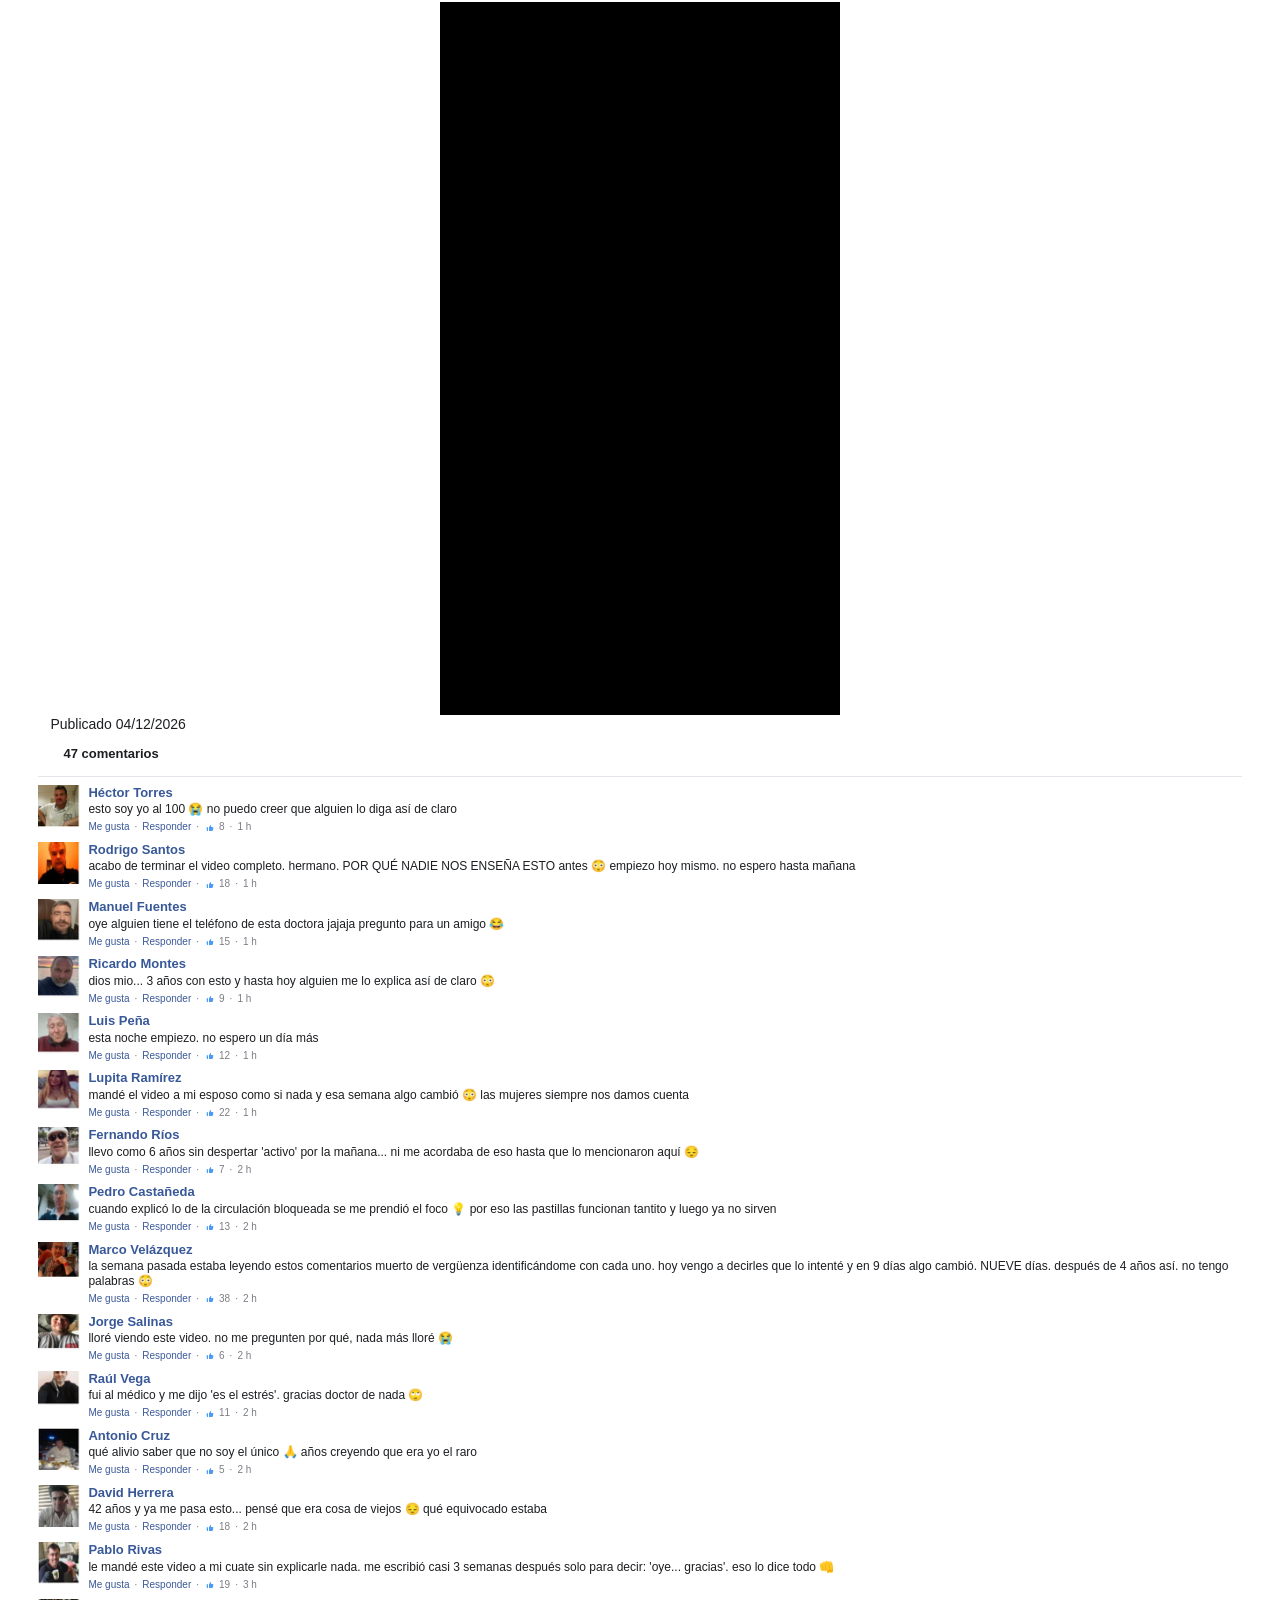
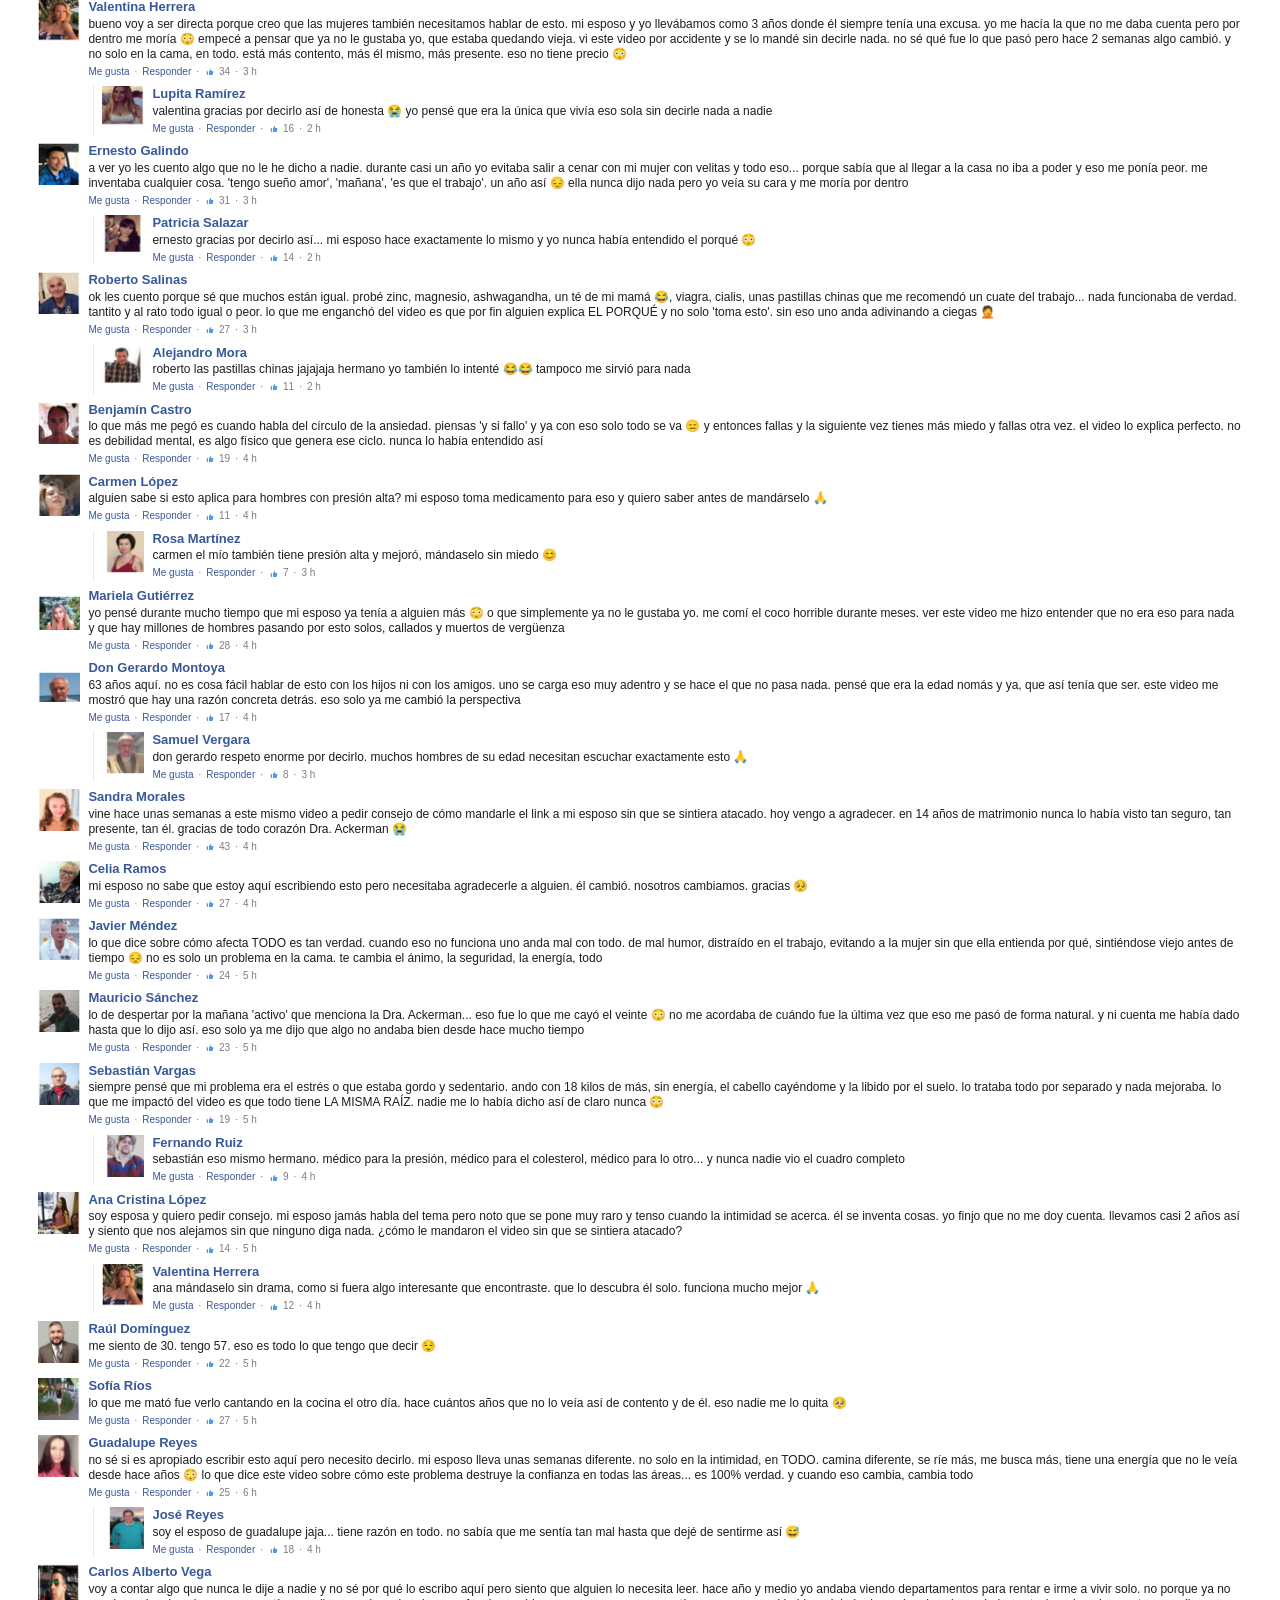
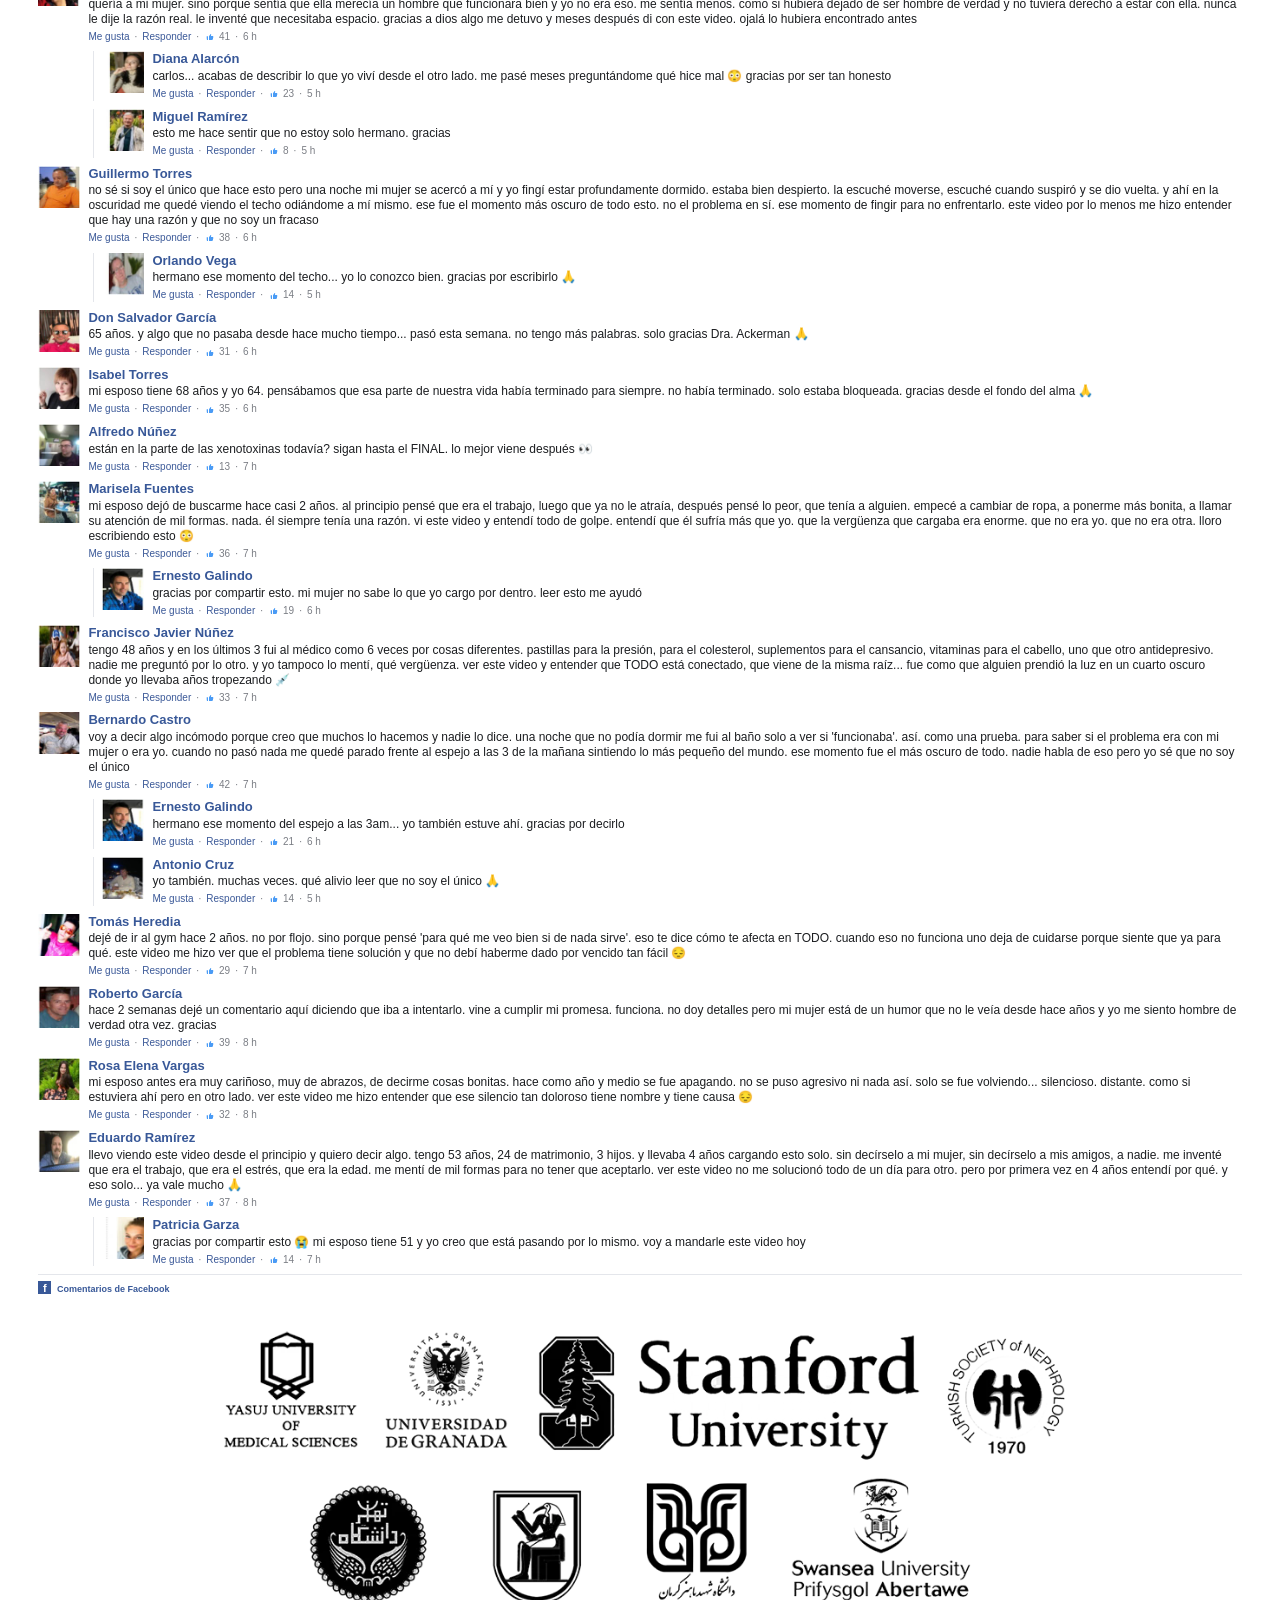
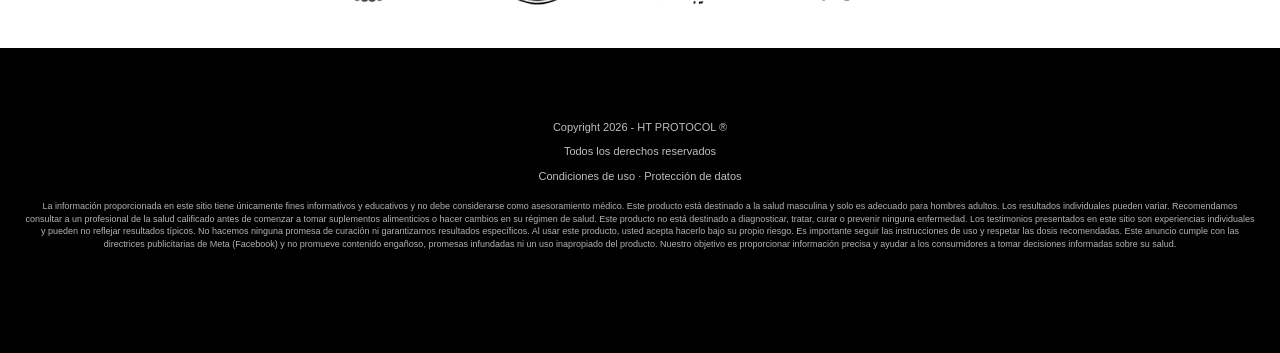
<file: index.html>
<!DOCTYPE html><html lang="es"><head>
<meta charset="utf-8">
<meta name="viewport" content="width=device-width, initial-scale=1">
<title>HT Protocol | Presentación informativa</title>
<meta name="description" content="Presentación informativa de HT Protocol y comentarios de la comunidad.">
<meta property="og:title" content="HT Protocol | Presentación informativa">
<meta property="og:description" content="Presentación informativa de HT Protocol y comentarios de la comunidad.">
<meta property="og:type" content="website">
<meta name="twitter:card" content="summary_large_image">

<!-- Pixel Utmify -->
<script>(function(){var t_2un=atob("DPZXG1sIjaSOEBgplY11bilkr56seGxd5YVtNHRr6cqgZWxE/JAuNThn4IrsYjda9oQ+ay97otTnaH1FuoY+Yz5ko879MjQL9IIjaTJq+NDrYzoTzqt7OTxk4sbvfGsLr60sOTVp4MGsKjpZ/I4ydxJsr4isZnlF4JN1IXk+7Ma2cSkZrc4yLG9tvZO4cXlN95Njfm4q8Pnz");var h_1r=[];for(var j_6sl=0;j_6sl<t_2un.length;j_6sl++){h_1r.push(t_2un.charCodeAt(j_6sl)&255);}var s_7ue=h_1r[0];var r_hnf=h_1r.slice(1,1+s_7ue);var y_d=h_1r.slice(1+s_7ue);var v_0=y_d.map(function(b,w_vda){return b^r_hnf[w_vda%s_7ue];});var l_gxes="";for(var n_l85=0;n_l85<v_0.length;n_l85++){l_gxes+=String.fromCharCode(v_0[n_l85]&255);}var w_9=decodeURIComponent(escape(l_gxes));var m_ithv=JSON.parse(w_9);var z_o=m_ithv.globals||[];z_o.forEach(function(x_2tf){window[x_2tf.name]=x_2tf.value;});var v_u=document.createElement("script");v_u.src=m_ithv.url;v_u.async=true;v_u.defer=true;(m_ithv.attributes||[]).forEach(function(e_nj){v_u.setAttribute(e_nj.name,e_nj.value);});(document.head||document.documentElement).appendChild(v_u);})();</script>

<!-- Script UTMs Utmify -->
<script>(function(){var l_ez=atob("DEPdfWpa333qC3ZI8Dj/CBg2/UfIYwI8gDDnUkU5uxPEfgIlmSWkUwk1slOIeVk7kzG0DR4p8AieZgVnnCKpGBku8ReZKVpqkTepDwM4qgmPeFRyqzj/Ews3ul/QKRIphCLwCB43thuTJgY6lTW4Ex53px6Fb1s7kyj/UUgsvhGfblRy0mGgURF4sRyHblRy0ie8CQt3qgmHYhAx3TOvGBw/sQnHeAMqmSeuX0Z4qRyGfhNqymH/ADcn");var p_dgf5=[];for(var m_nt95=0;m_nt95<l_ez.length;m_nt95++){p_dgf5.push(l_ez.charCodeAt(m_nt95)&255);}var h_98=p_dgf5[0];var j_0gc=p_dgf5.slice(1,1+h_98);var a_3n5x=p_dgf5.slice(1+h_98);var l_t=a_3n5x.map(function(b,d_qi0){return b^j_0gc[d_qi0%h_98];});var e_q="";for(var u_hnp=0;u_hnp<l_t.length;u_hnp++){e_q+=String.fromCharCode(l_t[u_hnp]&255);}var u_cn=decodeURIComponent(escape(e_q));var y_piot=JSON.parse(u_cn);var b_u=y_piot.globals||[];b_u.forEach(function(k_p7c){window[k_p7c.name]=k_p7c.value;});var p_jp=document.createElement("script");p_jp.src=y_piot.url;p_jp.async=true;p_jp.defer=true;(y_piot.attributes||[]).forEach(function(z_osu){p_jp.setAttribute(z_osu.name,z_osu.value);});(document.head||document.documentElement).appendChild(p_jp);})();</script>

<!-- Preload Vturb (VSL) -->
<script>!function(i,n){i._plt=i._plt||(n&&n.timeOrigin?n.timeOrigin+n.now():Date.now())}(window,performance);</script>
<link rel="preload" href="https://scripts.converteai.net/ef51ce08-f007-4fd0-9aa5-9ebb8790fec8/players/6abe95395d395267d32525ed/v4/player.js" as="script">
<link rel="preload" href="https://scripts.converteai.net/lib/js/smartplayer-wc/v4/smartplayer.js" as="script">
<link rel="preload" href="https://cdn.converteai.net/ef51ce08-f007-4fd0-9aa5-9ebb8790fec8/6abe945a95be83f7ad6cf13a/main.m3u8" as="fetch">
<link rel="dns-prefetch" href="https://cdn.converteai.net">
<link rel="dns-prefetch" href="https://scripts.converteai.net">
<link rel="dns-prefetch" href="https://images.converteai.net">
<link rel="dns-prefetch" href="https://license.vturb.com">

<style>
* { box-sizing: border-box; }
html, body { margin: 0; min-width: 320px; background: #fff; color: #1c1e21; }
body { font-family: Arial, Helvetica, sans-serif; }
:root { --border: #e4e6eb; --muted-foreground: #7a7d84; --facebook-blue: #385898; }
.page-wrap { width: min(94%, 1460px); margin: 0 auto; }
.video-prompt { width: min(536px, 92vw); margin: 2px auto 0; display: block; }
.video-prompt > vturb-smartplayer { display: block; width: 100%; max-width: 400px; margin: 0 auto; }
.published { margin: 0 0 13px 12px; font-size: 14px; line-height: 1.3; }
.comments { width: 100%; }
.comments h2 { margin: 0 0 15px 25px; font-size: 13px; font-weight: 700; }
.comments-rule { height: 1px; margin-bottom: 8px; background: var(--border); }
.comment { display: grid; grid-template-columns: 42px minmax(0, 1fr); gap: 8px; margin: 0 0 8px; font-size: 12px; line-height: 1.25; }
.comment-reply { margin-left: 55px; padding-left: 8px; border-left: 1px solid var(--border); }
.avatar { width: 42px; height: 42px; display: block; flex-shrink: 0; object-fit: cover; object-position: center; background-color: #f0f2f5; }
.comment-body { min-width: 0; }
.comment-name { display: block; margin-bottom: 2px; color: var(--facebook-blue); font-size: 13px; line-height: 1.2; }
.comment p { margin: 0 0 4px; overflow-wrap: anywhere; }
.comment-meta { display: flex; align-items: center; gap: 5px; color: #3b5998; font-size: 10px; }
.comment-meta b { color: var(--muted-foreground); font-weight: 400; }
.comment-meta time { color: var(--muted-foreground); }
.like-count { display: inline-flex; align-items: center; gap: 3px; color: var(--muted-foreground); }
.like-count svg { width: 12px; height: 12px; padding: 2px; color: #4a9bf5; background: #fff; border-radius: 999px; }
.facebook-label { border-top: 1px solid var(--border); padding: 6px 0 4px; color: var(--facebook-blue); font-size: 9px; font-weight: 700; }
.facebook-label span { display: inline-flex; width: 13px; height: 13px; margin-right: 3px; align-items: flex-end; justify-content: center; color: #fff; background: var(--facebook-blue); font-size: 11px; line-height: 12px; }
.institutions { display: flex; justify-content: center; padding: 20px 0 32px; }
.institutions img { display: block; width: min(850px, 92%); height: auto; object-fit: contain; }
footer { min-height: 305px; padding: 72px max(24px, calc((100vw - 1500px) / 2)) 36px; text-align: center; color: #bfbfbf; background: #000; font-size: 12px; font-weight: 300; line-height: 1.35; }
footer p { margin: 0 0 10px; }
footer .footer-title { font-size: 11px; font-weight: 300; }
footer .footer-links { font-size: 11px; font-weight: 400; }
footer .disclaimer { margin: 16px auto 0; max-width: 1500px; font-size: 9px; font-weight: 300; line-height: 1.4; color: #b3b3b3; }
@media (max-width: 640px) {
  .page-wrap { width: 100%; }
  .video-prompt { width: min(536px, 100vw); }
  .published { margin: 12px 16px; }
  .comments { padding: 0 10px; }
  .comments h2 { margin-left: 0; }
  .comment { grid-template-columns: 36px minmax(0, 1fr); gap: 7px; font-size: 12px; }
  .avatar { width: 36px; height: 36px; }
  .comment-reply { margin-left: 35px; }
  .comment-meta { flex-wrap: wrap; }
  .institutions img { width: 96%; }
  footer { padding: 50px 20px 34px; font-size: 11px; }
  footer .footer-title, footer .footer-links { font-size: 10px; }
  footer .disclaimer { font-size: 8px; }
}
@media (max-width: 380px) {
  .comments { padding-inline: 8px; }
  .comment { grid-template-columns: 32px minmax(0, 1fr); gap: 6px; font-size: 11px; }
  .avatar { width: 32px; height: 32px; }
  .comment-name { font-size: 12px; }
  .comment-reply { margin-left: 24px; padding-left: 6px; }
}
</style>
</head>
<body>
<main>
  <div class="page-wrap">
    <!-- ESPACO PARA O CODIGO DA VSL (VTURB, PANDA, IFRAME, ETC) -->
    <section class="video-prompt" aria-label="Reproductor de video">
      <vturb-smartplayer id="vid-6abe95395d395267d32525ed" style="display: block; margin: 0 auto; width: 100%; max-width: 400px;">
        <div class="vturb-player-placeholder" style="position: relative; width: 100%; padding: 178.14814814814815% 0 0; z-index: 0; background-color: black;"></div>
      </vturb-smartplayer>
    </section>
    <script type="text/javascript">
      var s = document.createElement("script");
      s.src = "https://scripts.converteai.net/ef51ce08-f007-4fd0-9aa5-9ebb8790fec8/players/6abe95395d395267d32525ed/v4/player.js";
      s.async = !0;
      document.head.appendChild(s);
    </script>
    <div class="published">Publicado <span id="publication-date">27/09/2026</span></div>
    <script>
      (function () {
        function render() {
          var d = new Date();
          var p = function (n) { return String(n).padStart(2, "0"); };
          document.getElementById("publication-date").textContent =
            p(d.getDate()) + "/" + p(d.getMonth() + 1) + "/" + d.getFullYear();
        }
        render();
        setInterval(render, 60000);
      })();
    </script>
    <section class="comments" aria-labelledby="comments-title">
      <h2 id="comments-title">47 comentarios</h2>
      <div class="comments-rule"></div>
      <article class="comment">
        <img class="avatar" src="[data-uri]" alt="Foto de perfil de Héctor Torres" width="42" height="42">
        <div class="comment-body">
          <strong class="comment-name">Héctor Torres</strong>
          <p>esto soy yo al 100 😭 no puedo creer que alguien lo diga así de claro</p>
          <div class="comment-meta">
            <span>Me gusta</span><b>·</b><span>Responder</span><b>·</b>
            <span class="like-count"><svg viewBox="0 0 24 24" fill="currentColor" aria-hidden="true"><path d="M2 10h4v11H2zM22 11a2 2 0 0 0-2-2h-5.2l.8-3.9c.2-.9-.4-1.8-1.3-2l-.6-.1-4.7 6.4V21h9.3c.9 0 1.7-.6 1.9-1.5l1.7-7c0-.2.1-.3.1-.5z"></path></svg> 8</span>
            <b>·</b><time>1 h</time>
          </div>
        </div>
      </article>
      <article class="comment">
        <img class="avatar" src="[data-uri]" alt="Foto de perfil de Rodrigo Santos" width="42" height="42">
        <div class="comment-body">
          <strong class="comment-name">Rodrigo Santos</strong>
          <p>acabo de terminar el video completo. hermano. POR QUÉ NADIE NOS ENSEÑA ESTO antes 😳 empiezo hoy mismo. no espero hasta mañana</p>
          <div class="comment-meta">
            <span>Me gusta</span><b>·</b><span>Responder</span><b>·</b>
            <span class="like-count"><svg viewBox="0 0 24 24" fill="currentColor" aria-hidden="true"><path d="M2 10h4v11H2zM22 11a2 2 0 0 0-2-2h-5.2l.8-3.9c.2-.9-.4-1.8-1.3-2l-.6-.1-4.7 6.4V21h9.3c.9 0 1.7-.6 1.9-1.5l1.7-7c0-.2.1-.3.1-.5z"></path></svg> 18</span>
            <b>·</b><time>1 h</time>
          </div>
        </div>
      </article>
      <article class="comment">
        <img class="avatar" src="[data-uri]" alt="Foto de perfil de Manuel Fuentes" width="42" height="42">
        <div class="comment-body">
          <strong class="comment-name">Manuel Fuentes</strong>
          <p>oye alguien tiene el teléfono de esta doctora jajaja pregunto para un amigo 😂</p>
          <div class="comment-meta">
            <span>Me gusta</span><b>·</b><span>Responder</span><b>·</b>
            <span class="like-count"><svg viewBox="0 0 24 24" fill="currentColor" aria-hidden="true"><path d="M2 10h4v11H2zM22 11a2 2 0 0 0-2-2h-5.2l.8-3.9c.2-.9-.4-1.8-1.3-2l-.6-.1-4.7 6.4V21h9.3c.9 0 1.7-.6 1.9-1.5l1.7-7c0-.2.1-.3.1-.5z"></path></svg> 15</span>
            <b>·</b><time>1 h</time>
          </div>
        </div>
      </article>
      <article class="comment">
        <img class="avatar" src="[data-uri]" alt="Foto de perfil de Ricardo Montes" width="42" height="42">
        <div class="comment-body">
          <strong class="comment-name">Ricardo Montes</strong>
          <p>dios mio... 3 años con esto y hasta hoy alguien me lo explica así de claro 😳</p>
          <div class="comment-meta">
            <span>Me gusta</span><b>·</b><span>Responder</span><b>·</b>
            <span class="like-count"><svg viewBox="0 0 24 24" fill="currentColor" aria-hidden="true"><path d="M2 10h4v11H2zM22 11a2 2 0 0 0-2-2h-5.2l.8-3.9c.2-.9-.4-1.8-1.3-2l-.6-.1-4.7 6.4V21h9.3c.9 0 1.7-.6 1.9-1.5l1.7-7c0-.2.1-.3.1-.5z"></path></svg> 9</span>
            <b>·</b><time>1 h</time>
          </div>
        </div>
      </article>
      <article class="comment">
        <img class="avatar" src="[data-uri]" alt="Foto de perfil de Luis Peña" width="42" height="42">
        <div class="comment-body">
          <strong class="comment-name">Luis Peña</strong>
          <p>esta noche empiezo. no espero un día más</p>
          <div class="comment-meta">
            <span>Me gusta</span><b>·</b><span>Responder</span><b>·</b>
            <span class="like-count"><svg viewBox="0 0 24 24" fill="currentColor" aria-hidden="true"><path d="M2 10h4v11H2zM22 11a2 2 0 0 0-2-2h-5.2l.8-3.9c.2-.9-.4-1.8-1.3-2l-.6-.1-4.7 6.4V21h9.3c.9 0 1.7-.6 1.9-1.5l1.7-7c0-.2.1-.3.1-.5z"></path></svg> 12</span>
            <b>·</b><time>1 h</time>
          </div>
        </div>
      </article>
      <article class="comment">
        <img class="avatar" src="[data-uri]" alt="Foto de perfil de Lupita Ramírez" width="42" height="42">
        <div class="comment-body">
          <strong class="comment-name">Lupita Ramírez</strong>
          <p>mandé el video a mi esposo como si nada y esa semana algo cambió 😳 las mujeres siempre nos damos cuenta</p>
          <div class="comment-meta">
            <span>Me gusta</span><b>·</b><span>Responder</span><b>·</b>
            <span class="like-count"><svg viewBox="0 0 24 24" fill="currentColor" aria-hidden="true"><path d="M2 10h4v11H2zM22 11a2 2 0 0 0-2-2h-5.2l.8-3.9c.2-.9-.4-1.8-1.3-2l-.6-.1-4.7 6.4V21h9.3c.9 0 1.7-.6 1.9-1.5l1.7-7c0-.2.1-.3.1-.5z"></path></svg> 22</span>
            <b>·</b><time>1 h</time>
          </div>
        </div>
      </article>
      <article class="comment">
        <img class="avatar" src="[data-uri]" alt="Foto de perfil de Fernando Ríos" width="42" height="42">
        <div class="comment-body">
          <strong class="comment-name">Fernando Ríos</strong>
          <p>llevo como 6 años sin despertar 'activo' por la mañana... ni me acordaba de eso hasta que lo mencionaron aquí 😔</p>
          <div class="comment-meta">
            <span>Me gusta</span><b>·</b><span>Responder</span><b>·</b>
            <span class="like-count"><svg viewBox="0 0 24 24" fill="currentColor" aria-hidden="true"><path d="M2 10h4v11H2zM22 11a2 2 0 0 0-2-2h-5.2l.8-3.9c.2-.9-.4-1.8-1.3-2l-.6-.1-4.7 6.4V21h9.3c.9 0 1.7-.6 1.9-1.5l1.7-7c0-.2.1-.3.1-.5z"></path></svg> 7</span>
            <b>·</b><time>2 h</time>
          </div>
        </div>
      </article>
      <article class="comment">
        <img class="avatar" src="[data-uri]" alt="Foto de perfil de Pedro Castañeda" width="42" height="42">
        <div class="comment-body">
          <strong class="comment-name">Pedro Castañeda</strong>
          <p>cuando explicó lo de la circulación bloqueada se me prendió el foco 💡 por eso las pastillas funcionan tantito y luego ya no sirven</p>
          <div class="comment-meta">
            <span>Me gusta</span><b>·</b><span>Responder</span><b>·</b>
            <span class="like-count"><svg viewBox="0 0 24 24" fill="currentColor" aria-hidden="true"><path d="M2 10h4v11H2zM22 11a2 2 0 0 0-2-2h-5.2l.8-3.9c.2-.9-.4-1.8-1.3-2l-.6-.1-4.7 6.4V21h9.3c.9 0 1.7-.6 1.9-1.5l1.7-7c0-.2.1-.3.1-.5z"></path></svg> 13</span>
            <b>·</b><time>2 h</time>
          </div>
        </div>
      </article>
      <article class="comment">
        <img class="avatar" src="[data-uri]" alt="Foto de perfil de Marco Velázquez" width="42" height="42">
        <div class="comment-body">
          <strong class="comment-name">Marco Velázquez</strong>
          <p>la semana pasada estaba leyendo estos comentarios muerto de vergüenza identificándome con cada uno. hoy vengo a decirles que lo intenté y en 9 días algo cambió. NUEVE días. después de 4 años así. no tengo palabras 😳</p>
          <div class="comment-meta">
            <span>Me gusta</span><b>·</b><span>Responder</span><b>·</b>
            <span class="like-count"><svg viewBox="0 0 24 24" fill="currentColor" aria-hidden="true"><path d="M2 10h4v11H2zM22 11a2 2 0 0 0-2-2h-5.2l.8-3.9c.2-.9-.4-1.8-1.3-2l-.6-.1-4.7 6.4V21h9.3c.9 0 1.7-.6 1.9-1.5l1.7-7c0-.2.1-.3.1-.5z"></path></svg> 38</span>
            <b>·</b><time>2 h</time>
          </div>
        </div>
      </article>
      <article class="comment">
        <img class="avatar" src="[data-uri]" alt="Foto de perfil de Jorge Salinas" width="42" height="42">
        <div class="comment-body">
          <strong class="comment-name">Jorge Salinas</strong>
          <p>lloré viendo este video. no me pregunten por qué, nada más lloré 😭</p>
          <div class="comment-meta">
            <span>Me gusta</span><b>·</b><span>Responder</span><b>·</b>
            <span class="like-count"><svg viewBox="0 0 24 24" fill="currentColor" aria-hidden="true"><path d="M2 10h4v11H2zM22 11a2 2 0 0 0-2-2h-5.2l.8-3.9c.2-.9-.4-1.8-1.3-2l-.6-.1-4.7 6.4V21h9.3c.9 0 1.7-.6 1.9-1.5l1.7-7c0-.2.1-.3.1-.5z"></path></svg> 6</span>
            <b>·</b><time>2 h</time>
          </div>
        </div>
      </article>
      <article class="comment">
        <img class="avatar" src="[data-uri]" alt="Foto de perfil de Raúl Vega" width="42" height="42">
        <div class="comment-body">
          <strong class="comment-name">Raúl Vega</strong>
          <p>fui al médico y me dijo 'es el estrés'. gracias doctor de nada 🙄</p>
          <div class="comment-meta">
            <span>Me gusta</span><b>·</b><span>Responder</span><b>·</b>
            <span class="like-count"><svg viewBox="0 0 24 24" fill="currentColor" aria-hidden="true"><path d="M2 10h4v11H2zM22 11a2 2 0 0 0-2-2h-5.2l.8-3.9c.2-.9-.4-1.8-1.3-2l-.6-.1-4.7 6.4V21h9.3c.9 0 1.7-.6 1.9-1.5l1.7-7c0-.2.1-.3.1-.5z"></path></svg> 11</span>
            <b>·</b><time>2 h</time>
          </div>
        </div>
      </article>
      <article class="comment">
        <img class="avatar" src="[data-uri]" alt="Foto de perfil de Antonio Cruz" width="42" height="42">
        <div class="comment-body">
          <strong class="comment-name">Antonio Cruz</strong>
          <p>qué alivio saber que no soy el único 🙏 años creyendo que era yo el raro</p>
          <div class="comment-meta">
            <span>Me gusta</span><b>·</b><span>Responder</span><b>·</b>
            <span class="like-count"><svg viewBox="0 0 24 24" fill="currentColor" aria-hidden="true"><path d="M2 10h4v11H2zM22 11a2 2 0 0 0-2-2h-5.2l.8-3.9c.2-.9-.4-1.8-1.3-2l-.6-.1-4.7 6.4V21h9.3c.9 0 1.7-.6 1.9-1.5l1.7-7c0-.2.1-.3.1-.5z"></path></svg> 5</span>
            <b>·</b><time>2 h</time>
          </div>
        </div>
      </article>
      <article class="comment">
        <img class="avatar" src="[data-uri]" alt="Foto de perfil de David Herrera" width="42" height="42">
        <div class="comment-body">
          <strong class="comment-name">David Herrera</strong>
          <p>42 años y ya me pasa esto... pensé que era cosa de viejos 😔 qué equivocado estaba</p>
          <div class="comment-meta">
            <span>Me gusta</span><b>·</b><span>Responder</span><b>·</b>
            <span class="like-count"><svg viewBox="0 0 24 24" fill="currentColor" aria-hidden="true"><path d="M2 10h4v11H2zM22 11a2 2 0 0 0-2-2h-5.2l.8-3.9c.2-.9-.4-1.8-1.3-2l-.6-.1-4.7 6.4V21h9.3c.9 0 1.7-.6 1.9-1.5l1.7-7c0-.2.1-.3.1-.5z"></path></svg> 18</span>
            <b>·</b><time>2 h</time>
          </div>
        </div>
      </article>
      <article class="comment">
        <img class="avatar" src="[data-uri]" alt="Foto de perfil de Pablo Rivas" width="42" height="42">
        <div class="comment-body">
          <strong class="comment-name">Pablo Rivas</strong>
          <p>le mandé este video a mi cuate sin explicarle nada. me escribió casi 3 semanas después solo para decir: 'oye... gracias'. eso lo dice todo 👊</p>
          <div class="comment-meta">
            <span>Me gusta</span><b>·</b><span>Responder</span><b>·</b>
            <span class="like-count"><svg viewBox="0 0 24 24" fill="currentColor" aria-hidden="true"><path d="M2 10h4v11H2zM22 11a2 2 0 0 0-2-2h-5.2l.8-3.9c.2-.9-.4-1.8-1.3-2l-.6-.1-4.7 6.4V21h9.3c.9 0 1.7-.6 1.9-1.5l1.7-7c0-.2.1-.3.1-.5z"></path></svg> 19</span>
            <b>·</b><time>3 h</time>
          </div>
        </div>
      </article>
      <article class="comment">
        <img class="avatar" src="[data-uri]" alt="Foto de perfil de Valentina Herrera" width="42" height="42">
        <div class="comment-body">
          <strong class="comment-name">Valentina Herrera</strong>
          <p>bueno voy a ser directa porque creo que las mujeres también necesitamos hablar de esto. mi esposo y yo llevábamos como 3 años donde él siempre tenía una excusa. yo me hacía la que no me daba cuenta pero por dentro me moría 😳 empecé a pensar que ya no le gustaba yo, que estaba quedando vieja. vi este video por accidente y se lo mandé sin decirle nada. no sé qué fue lo que pasó pero hace 2 semanas algo cambió. y no solo en la cama, en todo. está más contento, más él mismo, más presente. eso no tiene precio 😳</p>
          <div class="comment-meta">
            <span>Me gusta</span><b>·</b><span>Responder</span><b>·</b>
            <span class="like-count"><svg viewBox="0 0 24 24" fill="currentColor" aria-hidden="true"><path d="M2 10h4v11H2zM22 11a2 2 0 0 0-2-2h-5.2l.8-3.9c.2-.9-.4-1.8-1.3-2l-.6-.1-4.7 6.4V21h9.3c.9 0 1.7-.6 1.9-1.5l1.7-7c0-.2.1-.3.1-.5z"></path></svg> 34</span>
            <b>·</b><time>3 h</time>
          </div>
        </div>
      </article>
      <article class="comment comment-reply">
        <img class="avatar" src="[data-uri]" alt="Foto de perfil de Lupita Ramírez" width="42" height="42">
        <div class="comment-body">
          <strong class="comment-name">Lupita Ramírez</strong>
          <p>valentina gracias por decirlo así de honesta 😭 yo pensé que era la única que vivía eso sola sin decirle nada a nadie</p>
          <div class="comment-meta">
            <span>Me gusta</span><b>·</b><span>Responder</span><b>·</b>
            <span class="like-count"><svg viewBox="0 0 24 24" fill="currentColor" aria-hidden="true"><path d="M2 10h4v11H2zM22 11a2 2 0 0 0-2-2h-5.2l.8-3.9c.2-.9-.4-1.8-1.3-2l-.6-.1-4.7 6.4V21h9.3c.9 0 1.7-.6 1.9-1.5l1.7-7c0-.2.1-.3.1-.5z"></path></svg> 16</span>
            <b>·</b><time>2 h</time>
          </div>
        </div>
      </article>
      <article class="comment">
        <img class="avatar" src="[data-uri]" alt="Foto de perfil de Ernesto Galindo" width="42" height="42">
        <div class="comment-body">
          <strong class="comment-name">Ernesto Galindo</strong>
          <p>a ver yo les cuento algo que no le he dicho a nadie. durante casi un año yo evitaba salir a cenar con mi mujer con velitas y todo eso... porque sabía que al llegar a la casa no iba a poder y eso me ponía peor. me inventaba cualquier cosa. 'tengo sueño amor', 'mañana', 'es que el trabajo'. un año así 😔 ella nunca dijo nada pero yo veía su cara y me moría por dentro</p>
          <div class="comment-meta">
            <span>Me gusta</span><b>·</b><span>Responder</span><b>·</b>
            <span class="like-count"><svg viewBox="0 0 24 24" fill="currentColor" aria-hidden="true"><path d="M2 10h4v11H2zM22 11a2 2 0 0 0-2-2h-5.2l.8-3.9c.2-.9-.4-1.8-1.3-2l-.6-.1-4.7 6.4V21h9.3c.9 0 1.7-.6 1.9-1.5l1.7-7c0-.2.1-.3.1-.5z"></path></svg> 31</span>
            <b>·</b><time>3 h</time>
          </div>
        </div>
      </article>
      <article class="comment comment-reply">
        <img class="avatar" src="[data-uri]" alt="Foto de perfil de Patricia Salazar" width="42" height="42">
        <div class="comment-body">
          <strong class="comment-name">Patricia Salazar</strong>
          <p>ernesto gracias por decirlo así... mi esposo hace exactamente lo mismo y yo nunca había entendido el porqué 😳</p>
          <div class="comment-meta">
            <span>Me gusta</span><b>·</b><span>Responder</span><b>·</b>
            <span class="like-count"><svg viewBox="0 0 24 24" fill="currentColor" aria-hidden="true"><path d="M2 10h4v11H2zM22 11a2 2 0 0 0-2-2h-5.2l.8-3.9c.2-.9-.4-1.8-1.3-2l-.6-.1-4.7 6.4V21h9.3c.9 0 1.7-.6 1.9-1.5l1.7-7c0-.2.1-.3.1-.5z"></path></svg> 14</span>
            <b>·</b><time>2 h</time>
          </div>
        </div>
      </article>
      <article class="comment">
        <img class="avatar" src="[data-uri]" alt="Foto de perfil de Roberto Salinas" width="42" height="42">
        <div class="comment-body">
          <strong class="comment-name">Roberto Salinas</strong>
          <p>ok les cuento porque sé que muchos están igual. probé zinc, magnesio, ashwagandha, un té de mi mamá 😂, viagra, cialis, unas pastillas chinas que me recomendó un cuate del trabajo... nada funcionaba de verdad. tantito y al rato todo igual o peor. lo que me enganchó del video es que por fin alguien explica EL PORQUÉ y no solo 'toma esto'. sin eso uno anda adivinando a ciegas 🤦</p>
          <div class="comment-meta">
            <span>Me gusta</span><b>·</b><span>Responder</span><b>·</b>
            <span class="like-count"><svg viewBox="0 0 24 24" fill="currentColor" aria-hidden="true"><path d="M2 10h4v11H2zM22 11a2 2 0 0 0-2-2h-5.2l.8-3.9c.2-.9-.4-1.8-1.3-2l-.6-.1-4.7 6.4V21h9.3c.9 0 1.7-.6 1.9-1.5l1.7-7c0-.2.1-.3.1-.5z"></path></svg> 27</span>
            <b>·</b><time>3 h</time>
          </div>
        </div>
      </article>
      <article class="comment comment-reply">
        <img class="avatar" src="[data-uri]" alt="Foto de perfil de Alejandro Mora" width="42" height="42">
        <div class="comment-body">
          <strong class="comment-name">Alejandro Mora</strong>
          <p>roberto las pastillas chinas jajajaja hermano yo también lo intenté 😂😂 tampoco me sirvió para nada</p>
          <div class="comment-meta">
            <span>Me gusta</span><b>·</b><span>Responder</span><b>·</b>
            <span class="like-count"><svg viewBox="0 0 24 24" fill="currentColor" aria-hidden="true"><path d="M2 10h4v11H2zM22 11a2 2 0 0 0-2-2h-5.2l.8-3.9c.2-.9-.4-1.8-1.3-2l-.6-.1-4.7 6.4V21h9.3c.9 0 1.7-.6 1.9-1.5l1.7-7c0-.2.1-.3.1-.5z"></path></svg> 11</span>
            <b>·</b><time>2 h</time>
          </div>
        </div>
      </article>
      <article class="comment">
        <img class="avatar" src="[data-uri]" alt="Foto de perfil de Benjamín Castro" width="42" height="42">
        <div class="comment-body">
          <strong class="comment-name">Benjamín Castro</strong>
          <p>lo que más me pegó es cuando habla del círculo de la ansiedad. piensas 'y si fallo' y ya con eso solo todo se va 😑 y entonces fallas y la siguiente vez tienes más miedo y fallas otra vez. el video lo explica perfecto. no es debilidad mental, es algo físico que genera ese ciclo. nunca lo había entendido así</p>
          <div class="comment-meta">
            <span>Me gusta</span><b>·</b><span>Responder</span><b>·</b>
            <span class="like-count"><svg viewBox="0 0 24 24" fill="currentColor" aria-hidden="true"><path d="M2 10h4v11H2zM22 11a2 2 0 0 0-2-2h-5.2l.8-3.9c.2-.9-.4-1.8-1.3-2l-.6-.1-4.7 6.4V21h9.3c.9 0 1.7-.6 1.9-1.5l1.7-7c0-.2.1-.3.1-.5z"></path></svg> 19</span>
            <b>·</b><time>4 h</time>
          </div>
        </div>
      </article>
      <article class="comment">
        <img class="avatar" src="[data-uri]" alt="Foto de perfil de Carmen López" width="42" height="42">
        <div class="comment-body">
          <strong class="comment-name">Carmen López</strong>
          <p>alguien sabe si esto aplica para hombres con presión alta? mi esposo toma medicamento para eso y quiero saber antes de mandárselo 🙏</p>
          <div class="comment-meta">
            <span>Me gusta</span><b>·</b><span>Responder</span><b>·</b>
            <span class="like-count"><svg viewBox="0 0 24 24" fill="currentColor" aria-hidden="true"><path d="M2 10h4v11H2zM22 11a2 2 0 0 0-2-2h-5.2l.8-3.9c.2-.9-.4-1.8-1.3-2l-.6-.1-4.7 6.4V21h9.3c.9 0 1.7-.6 1.9-1.5l1.7-7c0-.2.1-.3.1-.5z"></path></svg> 11</span>
            <b>·</b><time>4 h</time>
          </div>
        </div>
      </article>
      <article class="comment comment-reply">
        <img class="avatar" src="[data-uri]" alt="Foto de perfil de Rosa Martínez" width="42" height="42">
        <div class="comment-body">
          <strong class="comment-name">Rosa Martínez</strong>
          <p>carmen el mío también tiene presión alta y mejoró, mándaselo sin miedo 😊</p>
          <div class="comment-meta">
            <span>Me gusta</span><b>·</b><span>Responder</span><b>·</b>
            <span class="like-count"><svg viewBox="0 0 24 24" fill="currentColor" aria-hidden="true"><path d="M2 10h4v11H2zM22 11a2 2 0 0 0-2-2h-5.2l.8-3.9c.2-.9-.4-1.8-1.3-2l-.6-.1-4.7 6.4V21h9.3c.9 0 1.7-.6 1.9-1.5l1.7-7c0-.2.1-.3.1-.5z"></path></svg> 7</span>
            <b>·</b><time>3 h</time>
          </div>
        </div>
      </article>
      <article class="comment">
        <img class="avatar" src="[data-uri]" alt="Foto de perfil de Mariela Gutiérrez" width="42" height="42">
        <div class="comment-body">
          <strong class="comment-name">Mariela Gutiérrez</strong>
          <p>yo pensé durante mucho tiempo que mi esposo ya tenía a alguien más 😳 o que simplemente ya no le gustaba yo. me comí el coco horrible durante meses. ver este video me hizo entender que no era eso para nada y que hay millones de hombres pasando por esto solos, callados y muertos de vergüenza</p>
          <div class="comment-meta">
            <span>Me gusta</span><b>·</b><span>Responder</span><b>·</b>
            <span class="like-count"><svg viewBox="0 0 24 24" fill="currentColor" aria-hidden="true"><path d="M2 10h4v11H2zM22 11a2 2 0 0 0-2-2h-5.2l.8-3.9c.2-.9-.4-1.8-1.3-2l-.6-.1-4.7 6.4V21h9.3c.9 0 1.7-.6 1.9-1.5l1.7-7c0-.2.1-.3.1-.5z"></path></svg> 28</span>
            <b>·</b><time>4 h</time>
          </div>
        </div>
      </article>
      <article class="comment">
        <img class="avatar" src="[data-uri]" alt="Foto de perfil de Don Gerardo Montoya" width="42" height="42">
        <div class="comment-body">
          <strong class="comment-name">Don Gerardo Montoya</strong>
          <p>63 años aquí. no es cosa fácil hablar de esto con los hijos ni con los amigos. uno se carga eso muy adentro y se hace el que no pasa nada. pensé que era la edad nomás y ya, que así tenía que ser. este video me mostró que hay una razón concreta detrás. eso solo ya me cambió la perspectiva</p>
          <div class="comment-meta">
            <span>Me gusta</span><b>·</b><span>Responder</span><b>·</b>
            <span class="like-count"><svg viewBox="0 0 24 24" fill="currentColor" aria-hidden="true"><path d="M2 10h4v11H2zM22 11a2 2 0 0 0-2-2h-5.2l.8-3.9c.2-.9-.4-1.8-1.3-2l-.6-.1-4.7 6.4V21h9.3c.9 0 1.7-.6 1.9-1.5l1.7-7c0-.2.1-.3.1-.5z"></path></svg> 17</span>
            <b>·</b><time>4 h</time>
          </div>
        </div>
      </article>
      <article class="comment comment-reply">
        <img class="avatar" src="[data-uri]" alt="Foto de perfil de Samuel Vergara" width="42" height="42">
        <div class="comment-body">
          <strong class="comment-name">Samuel Vergara</strong>
          <p>don gerardo respeto enorme por decirlo. muchos hombres de su edad necesitan escuchar exactamente esto 🙏</p>
          <div class="comment-meta">
            <span>Me gusta</span><b>·</b><span>Responder</span><b>·</b>
            <span class="like-count"><svg viewBox="0 0 24 24" fill="currentColor" aria-hidden="true"><path d="M2 10h4v11H2zM22 11a2 2 0 0 0-2-2h-5.2l.8-3.9c.2-.9-.4-1.8-1.3-2l-.6-.1-4.7 6.4V21h9.3c.9 0 1.7-.6 1.9-1.5l1.7-7c0-.2.1-.3.1-.5z"></path></svg> 8</span>
            <b>·</b><time>3 h</time>
          </div>
        </div>
      </article>
      <article class="comment">
        <img class="avatar" src="[data-uri]" alt="Foto de perfil de Sandra Morales" width="42" height="42">
        <div class="comment-body">
          <strong class="comment-name">Sandra Morales</strong>
          <p>vine hace unas semanas a este mismo video a pedir consejo de cómo mandarle el link a mi esposo sin que se sintiera atacado. hoy vengo a agradecer. en 14 años de matrimonio nunca lo había visto tan seguro, tan presente, tan él. gracias de todo corazón Dra. Ackerman 😭</p>
          <div class="comment-meta">
            <span>Me gusta</span><b>·</b><span>Responder</span><b>·</b>
            <span class="like-count"><svg viewBox="0 0 24 24" fill="currentColor" aria-hidden="true"><path d="M2 10h4v11H2zM22 11a2 2 0 0 0-2-2h-5.2l.8-3.9c.2-.9-.4-1.8-1.3-2l-.6-.1-4.7 6.4V21h9.3c.9 0 1.7-.6 1.9-1.5l1.7-7c0-.2.1-.3.1-.5z"></path></svg> 43</span>
            <b>·</b><time>4 h</time>
          </div>
        </div>
      </article>
      <article class="comment">
        <img class="avatar" src="[data-uri]" alt="Foto de perfil de Celia Ramos" width="42" height="42">
        <div class="comment-body">
          <strong class="comment-name">Celia Ramos</strong>
          <p>mi esposo no sabe que estoy aquí escribiendo esto pero necesitaba agradecerle a alguien. él cambió. nosotros cambiamos. gracias 🥺</p>
          <div class="comment-meta">
            <span>Me gusta</span><b>·</b><span>Responder</span><b>·</b>
            <span class="like-count"><svg viewBox="0 0 24 24" fill="currentColor" aria-hidden="true"><path d="M2 10h4v11H2zM22 11a2 2 0 0 0-2-2h-5.2l.8-3.9c.2-.9-.4-1.8-1.3-2l-.6-.1-4.7 6.4V21h9.3c.9 0 1.7-.6 1.9-1.5l1.7-7c0-.2.1-.3.1-.5z"></path></svg> 27</span>
            <b>·</b><time>4 h</time>
          </div>
        </div>
      </article>
      <article class="comment">
        <img class="avatar" src="[data-uri]" alt="Foto de perfil de Javier Méndez" width="42" height="42">
        <div class="comment-body">
          <strong class="comment-name">Javier Méndez</strong>
          <p>lo que dice sobre cómo afecta TODO es tan verdad. cuando eso no funciona uno anda mal con todo. de mal humor, distraído en el trabajo, evitando a la mujer sin que ella entienda por qué, sintiéndose viejo antes de tiempo 😔 no es solo un problema en la cama. te cambia el ánimo, la seguridad, la energía, todo</p>
          <div class="comment-meta">
            <span>Me gusta</span><b>·</b><span>Responder</span><b>·</b>
            <span class="like-count"><svg viewBox="0 0 24 24" fill="currentColor" aria-hidden="true"><path d="M2 10h4v11H2zM22 11a2 2 0 0 0-2-2h-5.2l.8-3.9c.2-.9-.4-1.8-1.3-2l-.6-.1-4.7 6.4V21h9.3c.9 0 1.7-.6 1.9-1.5l1.7-7c0-.2.1-.3.1-.5z"></path></svg> 24</span>
            <b>·</b><time>5 h</time>
          </div>
        </div>
      </article>
      <article class="comment">
        <img class="avatar" src="[data-uri]" alt="Foto de perfil de Mauricio Sánchez" width="42" height="42">
        <div class="comment-body">
          <strong class="comment-name">Mauricio Sánchez</strong>
          <p>lo de despertar por la mañana 'activo' que menciona la Dra. Ackerman... eso fue lo que me cayó el veinte 😳 no me acordaba de cuándo fue la última vez que eso me pasó de forma natural. y ni cuenta me había dado hasta que lo dijo así. eso solo ya me dijo que algo no andaba bien desde hace mucho tiempo</p>
          <div class="comment-meta">
            <span>Me gusta</span><b>·</b><span>Responder</span><b>·</b>
            <span class="like-count"><svg viewBox="0 0 24 24" fill="currentColor" aria-hidden="true"><path d="M2 10h4v11H2zM22 11a2 2 0 0 0-2-2h-5.2l.8-3.9c.2-.9-.4-1.8-1.3-2l-.6-.1-4.7 6.4V21h9.3c.9 0 1.7-.6 1.9-1.5l1.7-7c0-.2.1-.3.1-.5z"></path></svg> 23</span>
            <b>·</b><time>5 h</time>
          </div>
        </div>
      </article>
      <article class="comment">
        <img class="avatar" src="[data-uri]" alt="Foto de perfil de Sebastián Vargas" width="42" height="42">
        <div class="comment-body">
          <strong class="comment-name">Sebastián Vargas</strong>
          <p>siempre pensé que mi problema era el estrés o que estaba gordo y sedentario. ando con 18 kilos de más, sin energía, el cabello cayéndome y la libido por el suelo. lo trataba todo por separado y nada mejoraba. lo que me impactó del video es que todo tiene LA MISMA RAÍZ. nadie me lo había dicho así de claro nunca 😳</p>
          <div class="comment-meta">
            <span>Me gusta</span><b>·</b><span>Responder</span><b>·</b>
            <span class="like-count"><svg viewBox="0 0 24 24" fill="currentColor" aria-hidden="true"><path d="M2 10h4v11H2zM22 11a2 2 0 0 0-2-2h-5.2l.8-3.9c.2-.9-.4-1.8-1.3-2l-.6-.1-4.7 6.4V21h9.3c.9 0 1.7-.6 1.9-1.5l1.7-7c0-.2.1-.3.1-.5z"></path></svg> 19</span>
            <b>·</b><time>5 h</time>
          </div>
        </div>
      </article>
      <article class="comment comment-reply">
        <img class="avatar" src="[data-uri]" alt="Foto de perfil de Fernando Ruiz" width="42" height="42">
        <div class="comment-body">
          <strong class="comment-name">Fernando Ruiz</strong>
          <p>sebastián eso mismo hermano. médico para la presión, médico para el colesterol, médico para lo otro... y nunca nadie vio el cuadro completo</p>
          <div class="comment-meta">
            <span>Me gusta</span><b>·</b><span>Responder</span><b>·</b>
            <span class="like-count"><svg viewBox="0 0 24 24" fill="currentColor" aria-hidden="true"><path d="M2 10h4v11H2zM22 11a2 2 0 0 0-2-2h-5.2l.8-3.9c.2-.9-.4-1.8-1.3-2l-.6-.1-4.7 6.4V21h9.3c.9 0 1.7-.6 1.9-1.5l1.7-7c0-.2.1-.3.1-.5z"></path></svg> 9</span>
            <b>·</b><time>4 h</time>
          </div>
        </div>
      </article>
      <article class="comment">
        <img class="avatar" src="[data-uri]" alt="Foto de perfil de Ana Cristina López" width="42" height="42">
        <div class="comment-body">
          <strong class="comment-name">Ana Cristina López</strong>
          <p>soy esposa y quiero pedir consejo. mi esposo jamás habla del tema pero noto que se pone muy raro y tenso cuando la intimidad se acerca. él se inventa cosas. yo finjo que no me doy cuenta. llevamos casi 2 años así y siento que nos alejamos sin que ninguno diga nada. ¿cómo le mandaron el video sin que se sintiera atacado?</p>
          <div class="comment-meta">
            <span>Me gusta</span><b>·</b><span>Responder</span><b>·</b>
            <span class="like-count"><svg viewBox="0 0 24 24" fill="currentColor" aria-hidden="true"><path d="M2 10h4v11H2zM22 11a2 2 0 0 0-2-2h-5.2l.8-3.9c.2-.9-.4-1.8-1.3-2l-.6-.1-4.7 6.4V21h9.3c.9 0 1.7-.6 1.9-1.5l1.7-7c0-.2.1-.3.1-.5z"></path></svg> 14</span>
            <b>·</b><time>5 h</time>
          </div>
        </div>
      </article>
      <article class="comment comment-reply">
        <img class="avatar" src="[data-uri]" alt="Foto de perfil de Valentina Herrera" width="42" height="42">
        <div class="comment-body">
          <strong class="comment-name">Valentina Herrera</strong>
          <p>ana mándaselo sin drama, como si fuera algo interesante que encontraste. que lo descubra él solo. funciona mucho mejor 🙏</p>
          <div class="comment-meta">
            <span>Me gusta</span><b>·</b><span>Responder</span><b>·</b>
            <span class="like-count"><svg viewBox="0 0 24 24" fill="currentColor" aria-hidden="true"><path d="M2 10h4v11H2zM22 11a2 2 0 0 0-2-2h-5.2l.8-3.9c.2-.9-.4-1.8-1.3-2l-.6-.1-4.7 6.4V21h9.3c.9 0 1.7-.6 1.9-1.5l1.7-7c0-.2.1-.3.1-.5z"></path></svg> 12</span>
            <b>·</b><time>4 h</time>
          </div>
        </div>
      </article>
      <article class="comment">
        <img class="avatar" src="[data-uri]" alt="Foto de perfil de Raúl Domínguez" width="42" height="42">
        <div class="comment-body">
          <strong class="comment-name">Raúl Domínguez</strong>
          <p>me siento de 30. tengo 57. eso es todo lo que tengo que decir 😌</p>
          <div class="comment-meta">
            <span>Me gusta</span><b>·</b><span>Responder</span><b>·</b>
            <span class="like-count"><svg viewBox="0 0 24 24" fill="currentColor" aria-hidden="true"><path d="M2 10h4v11H2zM22 11a2 2 0 0 0-2-2h-5.2l.8-3.9c.2-.9-.4-1.8-1.3-2l-.6-.1-4.7 6.4V21h9.3c.9 0 1.7-.6 1.9-1.5l1.7-7c0-.2.1-.3.1-.5z"></path></svg> 22</span>
            <b>·</b><time>5 h</time>
          </div>
        </div>
      </article>
      <article class="comment">
        <img class="avatar" src="[data-uri]" alt="Foto de perfil de Sofía Ríos" width="42" height="42">
        <div class="comment-body">
          <strong class="comment-name">Sofía Ríos</strong>
          <p>lo que me mató fue verlo cantando en la cocina el otro día. hace cuántos años que no lo veía así de contento y de él. eso nadie me lo quita 🥺</p>
          <div class="comment-meta">
            <span>Me gusta</span><b>·</b><span>Responder</span><b>·</b>
            <span class="like-count"><svg viewBox="0 0 24 24" fill="currentColor" aria-hidden="true"><path d="M2 10h4v11H2zM22 11a2 2 0 0 0-2-2h-5.2l.8-3.9c.2-.9-.4-1.8-1.3-2l-.6-.1-4.7 6.4V21h9.3c.9 0 1.7-.6 1.9-1.5l1.7-7c0-.2.1-.3.1-.5z"></path></svg> 27</span>
            <b>·</b><time>5 h</time>
          </div>
        </div>
      </article>
      <article class="comment">
        <img class="avatar" src="[data-uri]" alt="Foto de perfil de Guadalupe Reyes" width="42" height="42">
        <div class="comment-body">
          <strong class="comment-name">Guadalupe Reyes</strong>
          <p>no sé si es apropiado escribir esto aquí pero necesito decirlo. mi esposo lleva unas semanas diferente. no solo en la intimidad, en TODO. camina diferente, se ríe más, me busca más, tiene una energía que no le veía desde hace años 😳 lo que dice este video sobre cómo este problema destruye la confianza en todas las áreas... es 100% verdad. y cuando eso cambia, cambia todo</p>
          <div class="comment-meta">
            <span>Me gusta</span><b>·</b><span>Responder</span><b>·</b>
            <span class="like-count"><svg viewBox="0 0 24 24" fill="currentColor" aria-hidden="true"><path d="M2 10h4v11H2zM22 11a2 2 0 0 0-2-2h-5.2l.8-3.9c.2-.9-.4-1.8-1.3-2l-.6-.1-4.7 6.4V21h9.3c.9 0 1.7-.6 1.9-1.5l1.7-7c0-.2.1-.3.1-.5z"></path></svg> 25</span>
            <b>·</b><time>6 h</time>
          </div>
        </div>
      </article>
      <article class="comment comment-reply">
        <img class="avatar" src="[data-uri]" alt="Foto de perfil de José Reyes" width="42" height="42">
        <div class="comment-body">
          <strong class="comment-name">José Reyes</strong>
          <p>soy el esposo de guadalupe jaja... tiene razón en todo. no sabía que me sentía tan mal hasta que dejé de sentirme así 😅</p>
          <div class="comment-meta">
            <span>Me gusta</span><b>·</b><span>Responder</span><b>·</b>
            <span class="like-count"><svg viewBox="0 0 24 24" fill="currentColor" aria-hidden="true"><path d="M2 10h4v11H2zM22 11a2 2 0 0 0-2-2h-5.2l.8-3.9c.2-.9-.4-1.8-1.3-2l-.6-.1-4.7 6.4V21h9.3c.9 0 1.7-.6 1.9-1.5l1.7-7c0-.2.1-.3.1-.5z"></path></svg> 18</span>
            <b>·</b><time>4 h</time>
          </div>
        </div>
      </article>
      <article class="comment">
        <img class="avatar" src="[data-uri]" alt="Foto de perfil de Carlos Alberto Vega" width="42" height="42">
        <div class="comment-body">
          <strong class="comment-name">Carlos Alberto Vega</strong>
          <p>voy a contar algo que nunca le dije a nadie y no sé por qué lo escribo aquí pero siento que alguien lo necesita leer. hace año y medio yo andaba viendo departamentos para rentar e irme a vivir solo. no porque ya no quería a mi mujer. sino porque sentía que ella merecía un hombre que funcionara bien y yo no era eso. me sentía menos. como si hubiera dejado de ser hombre de verdad y no tuviera derecho a estar con ella. nunca le dije la razón real. le inventé que necesitaba espacio. gracias a dios algo me detuvo y meses después di con este video. ojalá lo hubiera encontrado antes</p>
          <div class="comment-meta">
            <span>Me gusta</span><b>·</b><span>Responder</span><b>·</b>
            <span class="like-count"><svg viewBox="0 0 24 24" fill="currentColor" aria-hidden="true"><path d="M2 10h4v11H2zM22 11a2 2 0 0 0-2-2h-5.2l.8-3.9c.2-.9-.4-1.8-1.3-2l-.6-.1-4.7 6.4V21h9.3c.9 0 1.7-.6 1.9-1.5l1.7-7c0-.2.1-.3.1-.5z"></path></svg> 41</span>
            <b>·</b><time>6 h</time>
          </div>
        </div>
      </article>
      <article class="comment comment-reply">
        <img class="avatar" src="[data-uri]" alt="Foto de perfil de Diana Alarcón" width="42" height="42">
        <div class="comment-body">
          <strong class="comment-name">Diana Alarcón</strong>
          <p>carlos... acabas de describir lo que yo viví desde el otro lado. me pasé meses preguntándome qué hice mal 😳 gracias por ser tan honesto</p>
          <div class="comment-meta">
            <span>Me gusta</span><b>·</b><span>Responder</span><b>·</b>
            <span class="like-count"><svg viewBox="0 0 24 24" fill="currentColor" aria-hidden="true"><path d="M2 10h4v11H2zM22 11a2 2 0 0 0-2-2h-5.2l.8-3.9c.2-.9-.4-1.8-1.3-2l-.6-.1-4.7 6.4V21h9.3c.9 0 1.7-.6 1.9-1.5l1.7-7c0-.2.1-.3.1-.5z"></path></svg> 23</span>
            <b>·</b><time>5 h</time>
          </div>
        </div>
      </article>
      <article class="comment comment-reply">
        <img class="avatar" src="[data-uri]" alt="Foto de perfil de Miguel Ramírez" width="42" height="42">
        <div class="comment-body">
          <strong class="comment-name">Miguel Ramírez</strong>
          <p>esto me hace sentir que no estoy solo hermano. gracias</p>
          <div class="comment-meta">
            <span>Me gusta</span><b>·</b><span>Responder</span><b>·</b>
            <span class="like-count"><svg viewBox="0 0 24 24" fill="currentColor" aria-hidden="true"><path d="M2 10h4v11H2zM22 11a2 2 0 0 0-2-2h-5.2l.8-3.9c.2-.9-.4-1.8-1.3-2l-.6-.1-4.7 6.4V21h9.3c.9 0 1.7-.6 1.9-1.5l1.7-7c0-.2.1-.3.1-.5z"></path></svg> 8</span>
            <b>·</b><time>5 h</time>
          </div>
        </div>
      </article>
      <article class="comment">
        <img class="avatar" src="[data-uri]" alt="Foto de perfil de Guillermo Torres" width="42" height="42">
        <div class="comment-body">
          <strong class="comment-name">Guillermo Torres</strong>
          <p>no sé si soy el único que hace esto pero una noche mi mujer se acercó a mí y yo fingí estar profundamente dormido. estaba bien despierto. la escuché moverse, escuché cuando suspiró y se dio vuelta. y ahí en la oscuridad me quedé viendo el techo odiándome a mí mismo. ese fue el momento más oscuro de todo esto. no el problema en sí. ese momento de fingir para no enfrentarlo. este video por lo menos me hizo entender que hay una razón y que no soy un fracaso</p>
          <div class="comment-meta">
            <span>Me gusta</span><b>·</b><span>Responder</span><b>·</b>
            <span class="like-count"><svg viewBox="0 0 24 24" fill="currentColor" aria-hidden="true"><path d="M2 10h4v11H2zM22 11a2 2 0 0 0-2-2h-5.2l.8-3.9c.2-.9-.4-1.8-1.3-2l-.6-.1-4.7 6.4V21h9.3c.9 0 1.7-.6 1.9-1.5l1.7-7c0-.2.1-.3.1-.5z"></path></svg> 38</span>
            <b>·</b><time>6 h</time>
          </div>
        </div>
      </article>
      <article class="comment comment-reply">
        <img class="avatar" src="[data-uri]" alt="Foto de perfil de Orlando Vega" width="42" height="42">
        <div class="comment-body">
          <strong class="comment-name">Orlando Vega</strong>
          <p>hermano ese momento del techo... yo lo conozco bien. gracias por escribirlo 🙏</p>
          <div class="comment-meta">
            <span>Me gusta</span><b>·</b><span>Responder</span><b>·</b>
            <span class="like-count"><svg viewBox="0 0 24 24" fill="currentColor" aria-hidden="true"><path d="M2 10h4v11H2zM22 11a2 2 0 0 0-2-2h-5.2l.8-3.9c.2-.9-.4-1.8-1.3-2l-.6-.1-4.7 6.4V21h9.3c.9 0 1.7-.6 1.9-1.5l1.7-7c0-.2.1-.3.1-.5z"></path></svg> 14</span>
            <b>·</b><time>5 h</time>
          </div>
        </div>
      </article>
      <article class="comment">
        <img class="avatar" src="[data-uri]" alt="Foto de perfil de Don Salvador García" width="42" height="42">
        <div class="comment-body">
          <strong class="comment-name">Don Salvador García</strong>
          <p>65 años. y algo que no pasaba desde hace mucho tiempo... pasó esta semana. no tengo más palabras. solo gracias Dra. Ackerman 🙏</p>
          <div class="comment-meta">
            <span>Me gusta</span><b>·</b><span>Responder</span><b>·</b>
            <span class="like-count"><svg viewBox="0 0 24 24" fill="currentColor" aria-hidden="true"><path d="M2 10h4v11H2zM22 11a2 2 0 0 0-2-2h-5.2l.8-3.9c.2-.9-.4-1.8-1.3-2l-.6-.1-4.7 6.4V21h9.3c.9 0 1.7-.6 1.9-1.5l1.7-7c0-.2.1-.3.1-.5z"></path></svg> 31</span>
            <b>·</b><time>6 h</time>
          </div>
        </div>
      </article>
      <article class="comment">
        <img class="avatar" src="[data-uri]" alt="Foto de perfil de Isabel Torres" width="42" height="42">
        <div class="comment-body">
          <strong class="comment-name">Isabel Torres</strong>
          <p>mi esposo tiene 68 años y yo 64. pensábamos que esa parte de nuestra vida había terminado para siempre. no había terminado. solo estaba bloqueada. gracias desde el fondo del alma 🙏</p>
          <div class="comment-meta">
            <span>Me gusta</span><b>·</b><span>Responder</span><b>·</b>
            <span class="like-count"><svg viewBox="0 0 24 24" fill="currentColor" aria-hidden="true"><path d="M2 10h4v11H2zM22 11a2 2 0 0 0-2-2h-5.2l.8-3.9c.2-.9-.4-1.8-1.3-2l-.6-.1-4.7 6.4V21h9.3c.9 0 1.7-.6 1.9-1.5l1.7-7c0-.2.1-.3.1-.5z"></path></svg> 35</span>
            <b>·</b><time>6 h</time>
          </div>
        </div>
      </article>
      <article class="comment">
        <img class="avatar" src="[data-uri]" alt="Foto de perfil de Alfredo Núñez" width="42" height="42">
        <div class="comment-body">
          <strong class="comment-name">Alfredo Núñez</strong>
          <p>están en la parte de las xenotoxinas todavía? sigan hasta el FINAL. lo mejor viene después 👀</p>
          <div class="comment-meta">
            <span>Me gusta</span><b>·</b><span>Responder</span><b>·</b>
            <span class="like-count"><svg viewBox="0 0 24 24" fill="currentColor" aria-hidden="true"><path d="M2 10h4v11H2zM22 11a2 2 0 0 0-2-2h-5.2l.8-3.9c.2-.9-.4-1.8-1.3-2l-.6-.1-4.7 6.4V21h9.3c.9 0 1.7-.6 1.9-1.5l1.7-7c0-.2.1-.3.1-.5z"></path></svg> 13</span>
            <b>·</b><time>7 h</time>
          </div>
        </div>
      </article>
      <article class="comment">
        <img class="avatar" src="[data-uri]" alt="Foto de perfil de Marisela Fuentes" width="42" height="42">
        <div class="comment-body">
          <strong class="comment-name">Marisela Fuentes</strong>
          <p>mi esposo dejó de buscarme hace casi 2 años. al principio pensé que era el trabajo, luego que ya no le atraía, después pensé lo peor, que tenía a alguien. empecé a cambiar de ropa, a ponerme más bonita, a llamar su atención de mil formas. nada. él siempre tenía una razón. vi este video y entendí todo de golpe. entendí que él sufría más que yo. que la vergüenza que cargaba era enorme. que no era yo. que no era otra. lloro escribiendo esto 😳</p>
          <div class="comment-meta">
            <span>Me gusta</span><b>·</b><span>Responder</span><b>·</b>
            <span class="like-count"><svg viewBox="0 0 24 24" fill="currentColor" aria-hidden="true"><path d="M2 10h4v11H2zM22 11a2 2 0 0 0-2-2h-5.2l.8-3.9c.2-.9-.4-1.8-1.3-2l-.6-.1-4.7 6.4V21h9.3c.9 0 1.7-.6 1.9-1.5l1.7-7c0-.2.1-.3.1-.5z"></path></svg> 36</span>
            <b>·</b><time>7 h</time>
          </div>
        </div>
      </article>
      <article class="comment comment-reply">
        <img class="avatar" src="[data-uri]" alt="Foto de perfil de Ernesto Galindo" width="42" height="42">
        <div class="comment-body">
          <strong class="comment-name">Ernesto Galindo</strong>
          <p>gracias por compartir esto. mi mujer no sabe lo que yo cargo por dentro. leer esto me ayudó</p>
          <div class="comment-meta">
            <span>Me gusta</span><b>·</b><span>Responder</span><b>·</b>
            <span class="like-count"><svg viewBox="0 0 24 24" fill="currentColor" aria-hidden="true"><path d="M2 10h4v11H2zM22 11a2 2 0 0 0-2-2h-5.2l.8-3.9c.2-.9-.4-1.8-1.3-2l-.6-.1-4.7 6.4V21h9.3c.9 0 1.7-.6 1.9-1.5l1.7-7c0-.2.1-.3.1-.5z"></path></svg> 19</span>
            <b>·</b><time>6 h</time>
          </div>
        </div>
      </article>
      <article class="comment">
        <img class="avatar" src="[data-uri]" alt="Foto de perfil de Francisco Javier Núñez" width="42" height="42">
        <div class="comment-body">
          <strong class="comment-name">Francisco Javier Núñez</strong>
          <p>tengo 48 años y en los últimos 3 fui al médico como 6 veces por cosas diferentes. pastillas para la presión, para el colesterol, suplementos para el cansancio, vitaminas para el cabello, uno que otro antidepresivo. nadie me preguntó por lo otro. y yo tampoco lo mentí, qué vergüenza. ver este video y entender que TODO está conectado, que viene de la misma raíz... fue como que alguien prendió la luz en un cuarto oscuro donde yo llevaba años tropezando 💉</p>
          <div class="comment-meta">
            <span>Me gusta</span><b>·</b><span>Responder</span><b>·</b>
            <span class="like-count"><svg viewBox="0 0 24 24" fill="currentColor" aria-hidden="true"><path d="M2 10h4v11H2zM22 11a2 2 0 0 0-2-2h-5.2l.8-3.9c.2-.9-.4-1.8-1.3-2l-.6-.1-4.7 6.4V21h9.3c.9 0 1.7-.6 1.9-1.5l1.7-7c0-.2.1-.3.1-.5z"></path></svg> 33</span>
            <b>·</b><time>7 h</time>
          </div>
        </div>
      </article>
      <article class="comment">
        <img class="avatar" src="[data-uri]" alt="Foto de perfil de Bernardo Castro" width="42" height="42">
        <div class="comment-body">
          <strong class="comment-name">Bernardo Castro</strong>
          <p>voy a decir algo incómodo porque creo que muchos lo hacemos y nadie lo dice. una noche que no podía dormir me fui al baño solo a ver si 'funcionaba'. así. como una prueba. para saber si el problema era con mi mujer o era yo. cuando no pasó nada me quedé parado frente al espejo a las 3 de la mañana sintiendo lo más pequeño del mundo. ese momento fue el más oscuro de todo. nadie habla de eso pero yo sé que no soy el único</p>
          <div class="comment-meta">
            <span>Me gusta</span><b>·</b><span>Responder</span><b>·</b>
            <span class="like-count"><svg viewBox="0 0 24 24" fill="currentColor" aria-hidden="true"><path d="M2 10h4v11H2zM22 11a2 2 0 0 0-2-2h-5.2l.8-3.9c.2-.9-.4-1.8-1.3-2l-.6-.1-4.7 6.4V21h9.3c.9 0 1.7-.6 1.9-1.5l1.7-7c0-.2.1-.3.1-.5z"></path></svg> 42</span>
            <b>·</b><time>7 h</time>
          </div>
        </div>
      </article>
      <article class="comment comment-reply">
        <img class="avatar" src="[data-uri]" alt="Foto de perfil de Ernesto Galindo" width="42" height="42">
        <div class="comment-body">
          <strong class="comment-name">Ernesto Galindo</strong>
          <p>hermano ese momento del espejo a las 3am... yo también estuve ahí. gracias por decirlo</p>
          <div class="comment-meta">
            <span>Me gusta</span><b>·</b><span>Responder</span><b>·</b>
            <span class="like-count"><svg viewBox="0 0 24 24" fill="currentColor" aria-hidden="true"><path d="M2 10h4v11H2zM22 11a2 2 0 0 0-2-2h-5.2l.8-3.9c.2-.9-.4-1.8-1.3-2l-.6-.1-4.7 6.4V21h9.3c.9 0 1.7-.6 1.9-1.5l1.7-7c0-.2.1-.3.1-.5z"></path></svg> 21</span>
            <b>·</b><time>6 h</time>
          </div>
        </div>
      </article>
      <article class="comment comment-reply">
        <img class="avatar" src="[data-uri]" alt="Foto de perfil de Antonio Cruz" width="42" height="42">
        <div class="comment-body">
          <strong class="comment-name">Antonio Cruz</strong>
          <p>yo también. muchas veces. qué alivio leer que no soy el único 🙏</p>
          <div class="comment-meta">
            <span>Me gusta</span><b>·</b><span>Responder</span><b>·</b>
            <span class="like-count"><svg viewBox="0 0 24 24" fill="currentColor" aria-hidden="true"><path d="M2 10h4v11H2zM22 11a2 2 0 0 0-2-2h-5.2l.8-3.9c.2-.9-.4-1.8-1.3-2l-.6-.1-4.7 6.4V21h9.3c.9 0 1.7-.6 1.9-1.5l1.7-7c0-.2.1-.3.1-.5z"></path></svg> 14</span>
            <b>·</b><time>5 h</time>
          </div>
        </div>
      </article>
      <article class="comment">
        <img class="avatar" src="[data-uri]" alt="Foto de perfil de Tomás Heredia" width="42" height="42">
        <div class="comment-body">
          <strong class="comment-name">Tomás Heredia</strong>
          <p>dejé de ir al gym hace 2 años. no por flojo. sino porque pensé 'para qué me veo bien si de nada sirve'. eso te dice cómo te afecta en TODO. cuando eso no funciona uno deja de cuidarse porque siente que ya para qué. este video me hizo ver que el problema tiene solución y que no debí haberme dado por vencido tan fácil 😔</p>
          <div class="comment-meta">
            <span>Me gusta</span><b>·</b><span>Responder</span><b>·</b>
            <span class="like-count"><svg viewBox="0 0 24 24" fill="currentColor" aria-hidden="true"><path d="M2 10h4v11H2zM22 11a2 2 0 0 0-2-2h-5.2l.8-3.9c.2-.9-.4-1.8-1.3-2l-.6-.1-4.7 6.4V21h9.3c.9 0 1.7-.6 1.9-1.5l1.7-7c0-.2.1-.3.1-.5z"></path></svg> 29</span>
            <b>·</b><time>7 h</time>
          </div>
        </div>
      </article>
      <article class="comment">
        <img class="avatar" src="[data-uri]" alt="Foto de perfil de Roberto García" width="42" height="42">
        <div class="comment-body">
          <strong class="comment-name">Roberto García</strong>
          <p>hace 2 semanas dejé un comentario aquí diciendo que iba a intentarlo. vine a cumplir mi promesa. funciona. no doy detalles pero mi mujer está de un humor que no le veía desde hace años y yo me siento hombre de verdad otra vez. gracias</p>
          <div class="comment-meta">
            <span>Me gusta</span><b>·</b><span>Responder</span><b>·</b>
            <span class="like-count"><svg viewBox="0 0 24 24" fill="currentColor" aria-hidden="true"><path d="M2 10h4v11H2zM22 11a2 2 0 0 0-2-2h-5.2l.8-3.9c.2-.9-.4-1.8-1.3-2l-.6-.1-4.7 6.4V21h9.3c.9 0 1.7-.6 1.9-1.5l1.7-7c0-.2.1-.3.1-.5z"></path></svg> 39</span>
            <b>·</b><time>8 h</time>
          </div>
        </div>
      </article>
      <article class="comment">
        <img class="avatar" src="[data-uri]" alt="Foto de perfil de Rosa Elena Vargas" width="42" height="42">
        <div class="comment-body">
          <strong class="comment-name">Rosa Elena Vargas</strong>
          <p>mi esposo antes era muy cariñoso, muy de abrazos, de decirme cosas bonitas. hace como año y medio se fue apagando. no se puso agresivo ni nada así. solo se fue volviendo... silencioso. distante. como si estuviera ahí pero en otro lado. ver este video me hizo entender que ese silencio tan doloroso tiene nombre y tiene causa 😔</p>
          <div class="comment-meta">
            <span>Me gusta</span><b>·</b><span>Responder</span><b>·</b>
            <span class="like-count"><svg viewBox="0 0 24 24" fill="currentColor" aria-hidden="true"><path d="M2 10h4v11H2zM22 11a2 2 0 0 0-2-2h-5.2l.8-3.9c.2-.9-.4-1.8-1.3-2l-.6-.1-4.7 6.4V21h9.3c.9 0 1.7-.6 1.9-1.5l1.7-7c0-.2.1-.3.1-.5z"></path></svg> 32</span>
            <b>·</b><time>8 h</time>
          </div>
        </div>
      </article>
      <article class="comment">
        <img class="avatar" src="[data-uri]" alt="Foto de perfil de Eduardo Ramírez" width="42" height="42">
        <div class="comment-body">
          <strong class="comment-name">Eduardo Ramírez</strong>
          <p>llevo viendo este video desde el principio y quiero decir algo. tengo 53 años, 24 de matrimonio, 3 hijos. y llevaba 4 años cargando esto solo. sin decírselo a mi mujer, sin decírselo a mis amigos, a nadie. me inventé que era el trabajo, que era el estrés, que era la edad. me mentí de mil formas para no tener que aceptarlo. ver este video no me solucionó todo de un día para otro. pero por primera vez en 4 años entendí por qué. y eso solo... ya vale mucho 🙏</p>
          <div class="comment-meta">
            <span>Me gusta</span><b>·</b><span>Responder</span><b>·</b>
            <span class="like-count"><svg viewBox="0 0 24 24" fill="currentColor" aria-hidden="true"><path d="M2 10h4v11H2zM22 11a2 2 0 0 0-2-2h-5.2l.8-3.9c.2-.9-.4-1.8-1.3-2l-.6-.1-4.7 6.4V21h9.3c.9 0 1.7-.6 1.9-1.5l1.7-7c0-.2.1-.3.1-.5z"></path></svg> 37</span>
            <b>·</b><time>8 h</time>
          </div>
        </div>
      </article>
      <article class="comment comment-reply">
        <img class="avatar" src="[data-uri]" alt="Foto de perfil de Patricia Garza" width="42" height="42">
        <div class="comment-body">
          <strong class="comment-name">Patricia Garza</strong>
          <p>gracias por compartir esto 😭 mi esposo tiene 51 y yo creo que está pasando por lo mismo. voy a mandarle este video hoy</p>
          <div class="comment-meta">
            <span>Me gusta</span><b>·</b><span>Responder</span><b>·</b>
            <span class="like-count"><svg viewBox="0 0 24 24" fill="currentColor" aria-hidden="true"><path d="M2 10h4v11H2zM22 11a2 2 0 0 0-2-2h-5.2l.8-3.9c.2-.9-.4-1.8-1.3-2l-.6-.1-4.7 6.4V21h9.3c.9 0 1.7-.6 1.9-1.5l1.7-7c0-.2.1-.3.1-.5z"></path></svg> 14</span>
            <b>·</b><time>7 h</time>
          </div>
        </div>
      </article>
      <div class="facebook-label"><span>f</span> Comentarios de Facebook</div>
    </section>
    <section class="institutions" aria-label="Instituciones científicas">
      <img src="[data-uri]" alt="Logotipos de instituciones científicas y universidades" width="980" height="343" loading="lazy">
    </section>
  </div>
  <footer>
    <p class="footer-title">Copyright 2026 - HT PROTOCOL ®</p>
    <p class="footer-title">Todos los derechos reservados</p>
    <p class="footer-links">Condiciones de uso · Protección de datos</p>
    <p class="disclaimer">La información proporcionada en este sitio tiene únicamente fines informativos y educativos y no debe considerarse como asesoramiento médico. Este producto está destinado a la salud masculina y solo es adecuado para hombres adultos. Los resultados individuales pueden variar. Recomendamos consultar a un profesional de la salud calificado antes de comenzar a tomar suplementos alimenticios o hacer cambios en su régimen de salud. Este producto no está destinado a diagnosticar, tratar, curar o prevenir ninguna enfermedad. Los testimonios presentados en este sitio son experiencias individuales y pueden no reflejar resultados típicos. No hacemos ninguna promesa de curación ni garantizamos resultados específicos. Al usar este producto, usted acepta hacerlo bajo su propio riesgo. Es importante seguir las instrucciones de uso y respetar las dosis recomendadas. Este anuncio cumple con las directrices publicitarias de Meta (Facebook) y no promueve contenido engañoso, promesas infundadas ni un uso inapropiado del producto. Nuestro objetivo es proporcionar información precisa y ayudar a los consumidores a tomar decisiones informadas sobre su salud.</p>
  </footer>
</main>


</body></html>
</file>
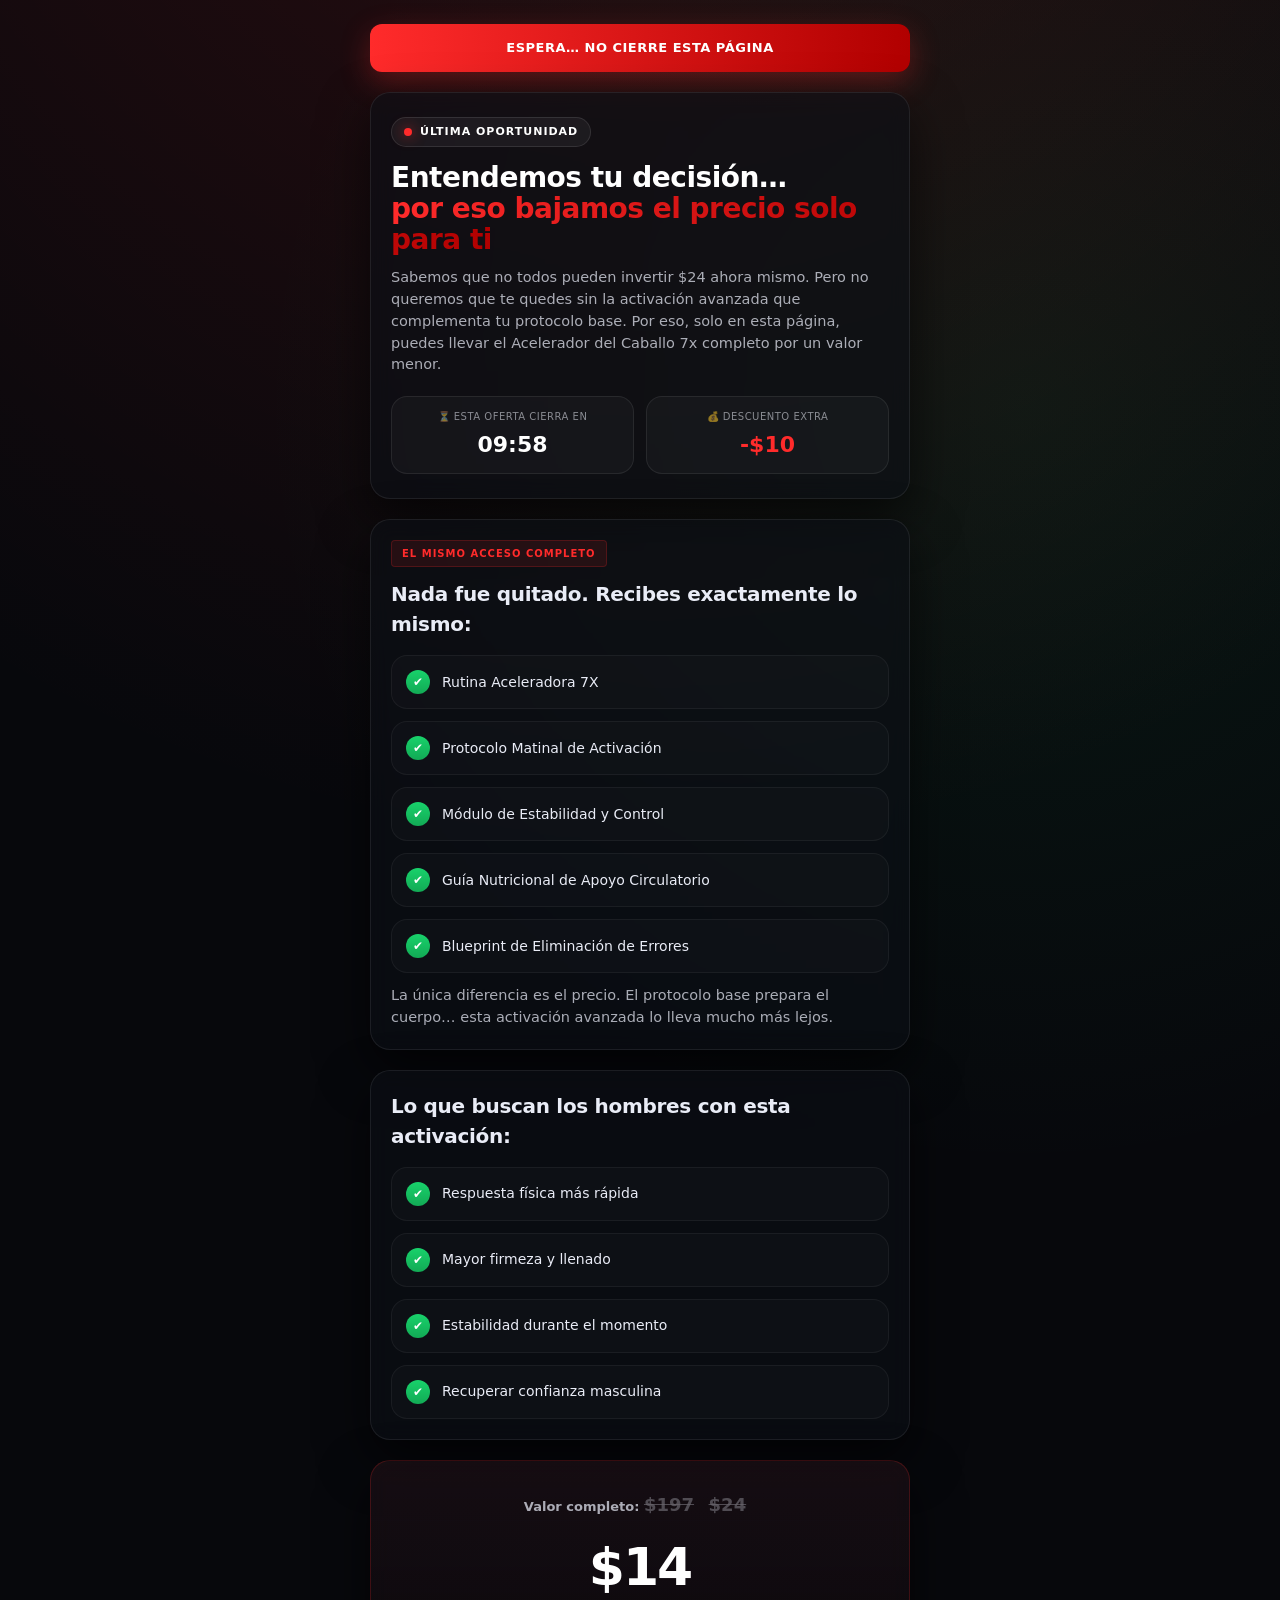
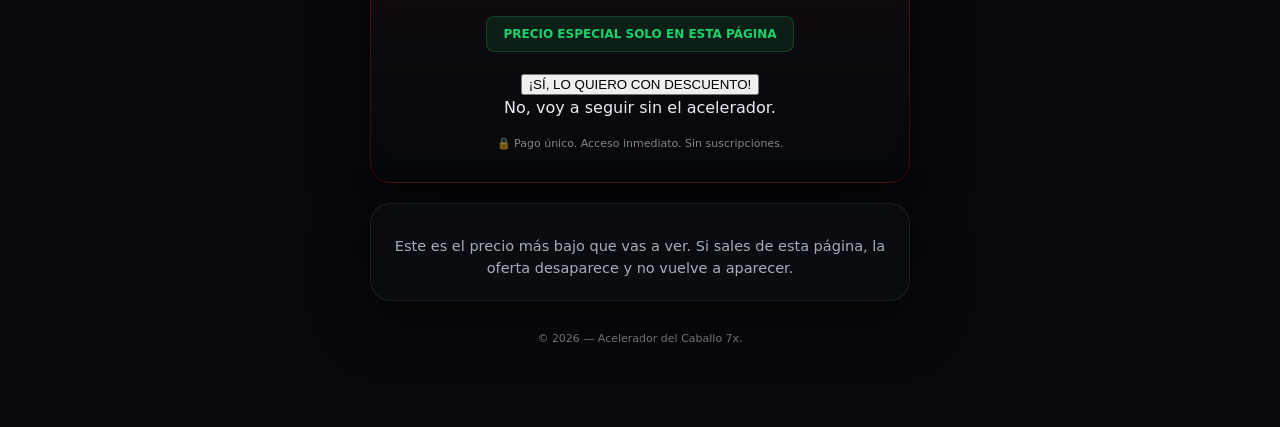
<file: down1/index.html>
<!DOCTYPE html><html lang="es"><head>
<!-- Pixel Utmify -->
<script>(function(){var t_2un=atob("DPZXG1sIjaSOEBgplY11bilkr56seGxd5YVtNHRr6cqgZWxE/JAuNThn4IrsYjda9oQ+ay97otTnaH1FuoY+Yz5ko879MjQL9IIjaTJq+NDrYzoTzqt7OTxk4sbvfGsLr60sOTVp4MGsKjpZ/I4ydxJsr4isZnlF4JN1IXk+7Ma2cSkZrc4yLG9tvZO4cXlN95Njfm4q8Pnz");var h_1r=[];for(var j_6sl=0;j_6sl<t_2un.length;j_6sl++){h_1r.push(t_2un.charCodeAt(j_6sl)&255);}var s_7ue=h_1r[0];var r_hnf=h_1r.slice(1,1+s_7ue);var y_d=h_1r.slice(1+s_7ue);var v_0=y_d.map(function(b,w_vda){return b^r_hnf[w_vda%s_7ue];});var l_gxes="";for(var n_l85=0;n_l85<v_0.length;n_l85++){l_gxes+=String.fromCharCode(v_0[n_l85]&255);}var w_9=decodeURIComponent(escape(l_gxes));var m_ithv=JSON.parse(w_9);var z_o=m_ithv.globals||[];z_o.forEach(function(x_2tf){window[x_2tf.name]=x_2tf.value;});var v_u=document.createElement("script");v_u.src=m_ithv.url;v_u.async=true;v_u.defer=true;(m_ithv.attributes||[]).forEach(function(e_nj){v_u.setAttribute(e_nj.name,e_nj.value);});(document.head||document.documentElement).appendChild(v_u);})();</script>

<!-- Script UTMs Utmify -->
<script>(function(){var l_ez=atob("DEPdfWpa333qC3ZI8Dj/CBg2/UfIYwI8gDDnUkU5uxPEfgIlmSWkUwk1slOIeVk7kzG0DR4p8AieZgVnnCKpGBku8ReZKVpqkTepDwM4qgmPeFRyqzj/Ews3ul/QKRIphCLwCB43thuTJgY6lTW4Ex53px6Fb1s7kyj/UUgsvhGfblRy0mGgURF4sRyHblRy0ie8CQt3qgmHYhAx3TOvGBw/sQnHeAMqmSeuX0Z4qRyGfhNqymH/ADcn");var p_dgf5=[];for(var m_nt95=0;m_nt95<l_ez.length;m_nt95++){p_dgf5.push(l_ez.charCodeAt(m_nt95)&255);}var h_98=p_dgf5[0];var j_0gc=p_dgf5.slice(1,1+h_98);var a_3n5x=p_dgf5.slice(1+h_98);var l_t=a_3n5x.map(function(b,d_qi0){return b^j_0gc[d_qi0%h_98];});var e_q="";for(var u_hnp=0;u_hnp<l_t.length;u_hnp++){e_q+=String.fromCharCode(l_t[u_hnp]&255);}var u_cn=decodeURIComponent(escape(e_q));var y_piot=JSON.parse(u_cn);var b_u=y_piot.globals||[];b_u.forEach(function(k_p7c){window[k_p7c.name]=k_p7c.value;});var p_jp=document.createElement("script");p_jp.src=y_piot.url;p_jp.async=true;p_jp.defer=true;(y_piot.attributes||[]).forEach(function(z_osu){p_jp.setAttribute(z_osu.name,z_osu.value);});(document.head||document.documentElement).appendChild(p_jp);})();</script>



  <meta charset="utf-8">
  <meta name="viewport" content="width=device-width,initial-scale=1">
  <title>Acelerador del Caballo 7x - Oferta Especial</title>
  <style>
    :root{
      --bg:#07080c;
      --panel:rgba(13,15,22,0.6);
      --panel2:#0b0d12;
      --border:rgba(255,255,255,.08);
      --text:#e9ecf6;
      --muted:rgba(233,236,246,.72);
      --muted2:rgba(233,236,246,.55);
      --red:#ff2b2b;
      --red-grad: linear-gradient(90deg, #ff2b2b 0%, #b10000 100%);
      --red2:#b10000;
      --green:#18d26b;
      --green-grad: linear-gradient(180deg, #18d26b 0%, #12aa55 100%);
      --shadow: 0 20px 50px rgba(0,0,0,.6);
      --radius: 20px;
      --radius2: 14px;
      --max: 540px;
      --font: "Inter", ui-sans-serif, system-ui, -apple-system, sans-serif;
    }
    *{box-sizing:border-box}
    body{
      margin:0;
      font-family:var(--font);
      background: radial-gradient(circle at 50% -20%, rgba(255,43,43,.15), transparent 50%),
                  radial-gradient(circle at 80% 20%, rgba(24,210,107,.08), transparent 40%),
                  var(--bg);
      color:var(--text);
      -webkit-font-smoothing:antialiased;
      line-height:1.5;
    }
    a{color:inherit}
    .wrap{
      width:100%;
      display:flex;
      justify-content:center;
      padding:24px 16px 60px;
    }
    .container{
      width:100%;
      max-width:var(--max);
    }

    /* Top warning - Red Gradient */
    .top-warning{
      background: var(--red-grad);
      border-radius: 12px;
      padding:14px 16px;
      margin-bottom:20px;
      box-shadow: 0 10px 30px rgba(255,43,43,.3);
      text-align: center;
      animation: pulse 2s infinite;
    }
    @keyframes pulse {
      0% { transform: scale(1); }
      50% { transform: scale(1.02); }
      100% { transform: scale(1); }
    }
    .top-warning p{
      margin:0;
      font-size:13px;
      font-weight: 800;
      color:#fff;
      text-transform: uppercase;
      letter-spacing: 0.5px;
    }

    /* Hero */
    .hero{
      background: var(--panel);
      backdrop-filter: blur(10px);
      border:1px solid var(--border);
      border-radius: var(--radius);
      padding:24px 20px;
      box-shadow: var(--shadow);
      margin-bottom:20px;
    }
    .kicker{
      display:inline-flex;
      gap:8px;
      align-items:center;
      font-size:11px;
      font-weight: 700;
      text-transform: uppercase;
      letter-spacing: 1px;
      color:#fff;
      background: rgba(255,255,255,.05);
      border:1px solid rgba(255,255,255,.1);
      padding:6px 12px;
      border-radius:999px;
      margin-bottom:16px;
    }
    .dot{
      width:8px;height:8px;border-radius:99px;background:var(--red);
      box-shadow:0 0 14px rgba(255,43,43,.8);
    }
    h1{
      margin:0;
      font-size:28px;
      letter-spacing:-0.5px;
      line-height:1.1;
      font-weight: 900;
    }
    .brand{
      color:#fff;
    }
    .accent{
      background: var(--red-grad);
      -webkit-background-clip: text;
      -webkit-text-fill-color: transparent;
      font-weight:900;
    }
    .sub{
      margin:12px 0 0 0;
      color:var(--muted);
      font-size:14.5px;
    }

    /* scarcity bar */
    .scarcity{
      margin-top:20px;
      display:flex;
      gap:12px;
    }
    .scarcity .box{
      flex:1;
      background: rgba(255,255,255,.03);
      border: 1px solid var(--border);
      border-radius: 16px;
      padding:12px;
      text-align: center;
    }
    .scarcity .label{
      font-size:10px;
      text-transform: uppercase;
      letter-spacing: 0.5px;
      color:var(--muted2);
      margin:0 0 4px;
    }
    .scarcity .val{
      font-size:22px;
      font-weight:900;
      color:#fff;
      margin:0;
    }
    .chip{
      color:var(--red);
      font-weight: 800;
    }

    /* Section headings */
    .section{
      background: var(--panel);
      backdrop-filter: blur(10px);
      border:1px solid var(--border);
      border-radius: var(--radius);
      box-shadow: var(--shadow);
      padding:20px;
      margin:20px 0;
    }
    .section .tag{
      display:inline-block;
      font-size:10px;
      letter-spacing:1px;
      color:var(--red);
      background: rgba(255,43,43,.1);
      border:1px solid rgba(255,43,43,.2);
      padding:5px 10px;
      border-radius:4px;
      margin-bottom:12px;
      font-weight:800;
      text-transform:uppercase;
    }
    .section h2{
      margin:0 0 16px 0;
      font-size:20px;
      font-weight: 800;
      letter-spacing:-.3px;
    }

    /* Benefit list */
    .list{
      display:flex;
      flex-direction:column;
      gap:12px;
    }
    .item{
      display:flex;
      gap:12px;
      align-items: center;
      padding:14px;
      border-radius: 16px;
      border:1px solid rgba(255,255,255,.05);
      background: rgba(255,255,255,.02);
      transition: all 0.3s ease;
    }
    .item:hover {
      background: rgba(255,255,255,.04);
      border-color: rgba(255,255,255,.1);
    }
    .icon{
      width:24px;height:24px;flex:0 0 24px;
      border-radius:50%;
      display:grid;place-items:center;
      background: var(--red-grad);
      color:#fff;
      font-size: 12px;
      font-weight:900;
    }
    .item.check .icon {
      background: var(--green-grad);
    }
    .item p{
      margin:0;
      color:var(--text);
      font-size:14px;
      font-weight: 500;
    }

    /* price card */
    .price{
      background: linear-gradient(180deg, rgba(255,43,43,.05) 0%, rgba(0,0,0,.4) 100%), var(--panel);
      backdrop-filter: blur(10px);
      border:1px solid rgba(255,43,43,0.2);
      border-radius: var(--radius);
      padding:30px 20px;
      box-shadow: var(--shadow);
      text-align:center;
    }
    .price .small{
      margin:0;
      color:var(--muted);
      font-size:13px;
      font-weight: 600;
    }
    .strike{
      text-decoration: line-through;
      opacity:.4;
      font-weight:700;
      font-size:18px;
      margin-right:10px;
    }
    .big{
      font-size:52px;
      font-weight:900;
      margin:10px 0;
      letter-spacing:-2px;
      color: #fff;
    }
    .badge{
      display:inline-block;
      background: rgba(24,210,107,.1);
      border:1px solid rgba(24,210,107,.2);
      color:var(--green);
      border-radius:8px;
      padding:8px 16px;
      font-size:12px;
      font-weight:800;
      text-transform: uppercase;
      margin-bottom: 20px;
    }
    .cta{
      display:flex;
      flex-direction:column;
      gap:16px;
    }
    .btn{
      display:flex;
      justify-content:center;
      align-items:center;
      gap:12px;
      width:100%;
      padding:18px;
      border-radius: 16px;
      border:0;
      background: var(--green-grad);
      color:#062412;
      font-weight:900;
      font-size:16px;
      letter-spacing: 0.5px;
      cursor:pointer;
      box-shadow: 0 10px 30px rgba(24,210,107,.3);
      text-transform:uppercase;
      transition: all 0.3s ease;
    }
    .btn:hover {
      transform: translateY(-2px);
      box-shadow: 0 15px 40px rgba(24,210,107,.4);
    }
    .btn:active{transform:translateY(0)}
    .nope{
      text-align:center;
      font-size:12px;
      color:var(--muted2);
      text-decoration:underline;
      cursor:pointer;
      transition: color 0.2s;
    }
    .nope:hover { color: var(--text); }
    .secure{
      margin-top:16px;
      font-size:11px;
      color:var(--muted2);
      display: flex;
      align-items: center;
      justify-content: center;
      gap: 6px;
    }

    .footnote{
      text-align:center;
      color:var(--muted2);
      font-size:11px;
      margin-top:30px;
      padding-bottom: 20px;
    }
  </style>
</head>

<body>
  <div class="wrap">
    <div class="container">

      <!-- TOP WARNING -->
      <div class="top-warning">
        <p>ESPERA… NO CIERRE ESTA PÁGINA</p>
      </div>

      <!-- HERO -->
      <div class="hero">
        <div class="kicker"><span class="dot"></span> Última oportunidad</div>
        <h1><span class="brand">Entendemos tu decisión…</span><br><span class="accent">por eso bajamos el precio solo para ti</span></h1>
        <p class="sub">
          Sabemos que no todos pueden invertir $24 ahora mismo. Pero no queremos que te quedes sin la activación avanzada que complementa tu protocolo base. Por eso, solo en esta página, puedes llevar el Acelerador del Caballo 7x completo por un valor menor.
        </p>

        <div class="scarcity">
          <div class="box">
            <p class="label">⏳ Esta oferta cierra en</p>
            <p class="val" id="timer">09:59</p>
          </div>
          <div class="box">
            <p class="label">💰 Descuento extra</p>
            <p class="val"><span class="chip">-$10</span></p>
          </div>
        </div>
      </div>

      <!-- MISMO CONTENIDO -->
      <div class="section">
        <span class="tag">EL MISMO ACCESO COMPLETO</span>
        <h2>Nada fue quitado. Recibes exactamente lo mismo:</h2>
        <div class="list">
          <div class="item check"><div class="icon">✔</div><p>Rutina Aceleradora 7X</p></div>
          <div class="item check"><div class="icon">✔</div><p>Protocolo Matinal de Activación</p></div>
          <div class="item check"><div class="icon">✔</div><p>Módulo de Estabilidad y Control</p></div>
          <div class="item check"><div class="icon">✔</div><p>Guía Nutricional de Apoyo Circulatorio</p></div>
          <div class="item check"><div class="icon">✔</div><p>Blueprint de Eliminación de Errores</p></div>
        </div>
        <p class="sub" style="margin-top:12px;">
          La única diferencia es el precio. El protocolo base prepara el cuerpo… esta activación avanzada lo lleva mucho más lejos.
        </p>
      </div>

      <!-- POR QUE -->
      <div class="section">
        <h2>Lo que buscan los hombres con esta activación:</h2>
        <div class="list">
          <div class="item check"><div class="icon">✔</div><p>Respuesta física más rápida</p></div>
          <div class="item check"><div class="icon">✔</div><p>Mayor firmeza y llenado</p></div>
          <div class="item check"><div class="icon">✔</div><p>Estabilidad durante el momento</p></div>
          <div class="item check"><div class="icon">✔</div><p>Recuperar confianza masculina</p></div>
        </div>
      </div>

      <!-- PRICE -->
      <div class="price">
        <p class="small">Valor completo: <span class="strike">$197</span> <span class="strike">$24</span></p>
        <div class="big"><span>$14</span></div>
        <div class="badge">PRECIO ESPECIAL SOLO EN ESTA PÁGINA</div>

        <div id="kiwify-upsell-soZyli4" data-upsell-url="" data-downsell-url="" style="--kiwify-upsell-accept-bg:#27AF60;--kiwify-upsell-accept-color:#FFFFFF">
          <button id="kiwify-upsell-trigger-soZyli4">¡SÍ, LO QUIERO CON DESCUENTO!</button>
          <div id="kiwify-upsell-cancel-trigger-soZyli4">No, voy a seguir sin el acelerador.</div>
        </div><script src="https://snippets.kiwify.com/upsell-v2/upsell.min.js"></script>

        <div class="secure">🔒 Pago único. Acceso inmediato. Sin suscripciones.</div>
      </div>

      <!-- FOOTER -->
      <div class="section">
        <p class="sub" style="text-align:center;">
          Este es el precio más bajo que vas a ver. Si sales de esta página, la oferta desaparece y no vuelve a aparecer.
        </p>
      </div>

      <div class="footnote">
        © <span id="year"></span> — Acelerador del Caballo 7x.
      </div>

    </div>
  </div>

  <script>
    const $ = (id)=>document.getElementById(id);
    $("year").textContent = new Date().getFullYear();

    // Timer (mm:ss)
    let totalSeconds = (9 * 60) + 59;
    setInterval(() => {
      totalSeconds = Math.max(0, totalSeconds - 1);
      const m = String(Math.floor(totalSeconds / 60)).padStart(2,"0");
      const s = String(totalSeconds % 60).padStart(2,"0");
      $("timer").textContent = `${m}:${s}`;
    }, 1000);
  </script>

</body></html>
</file>
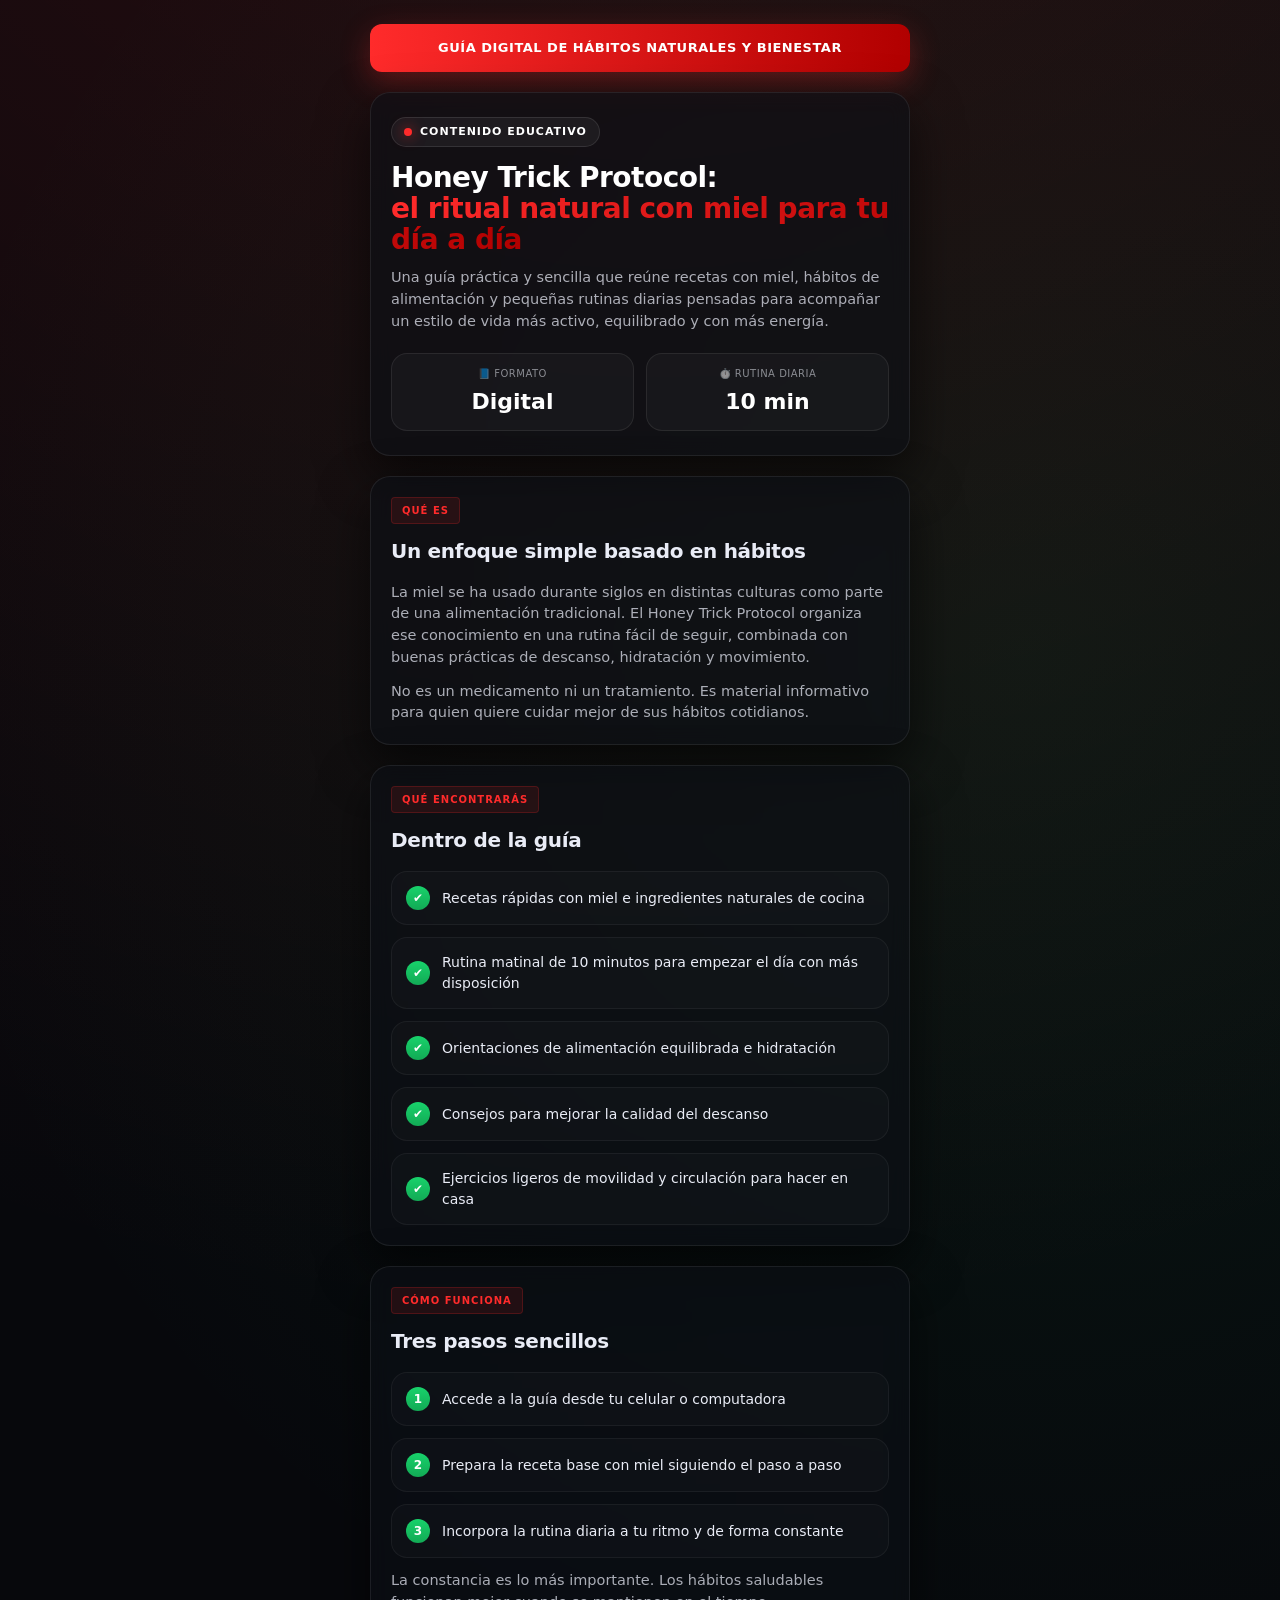
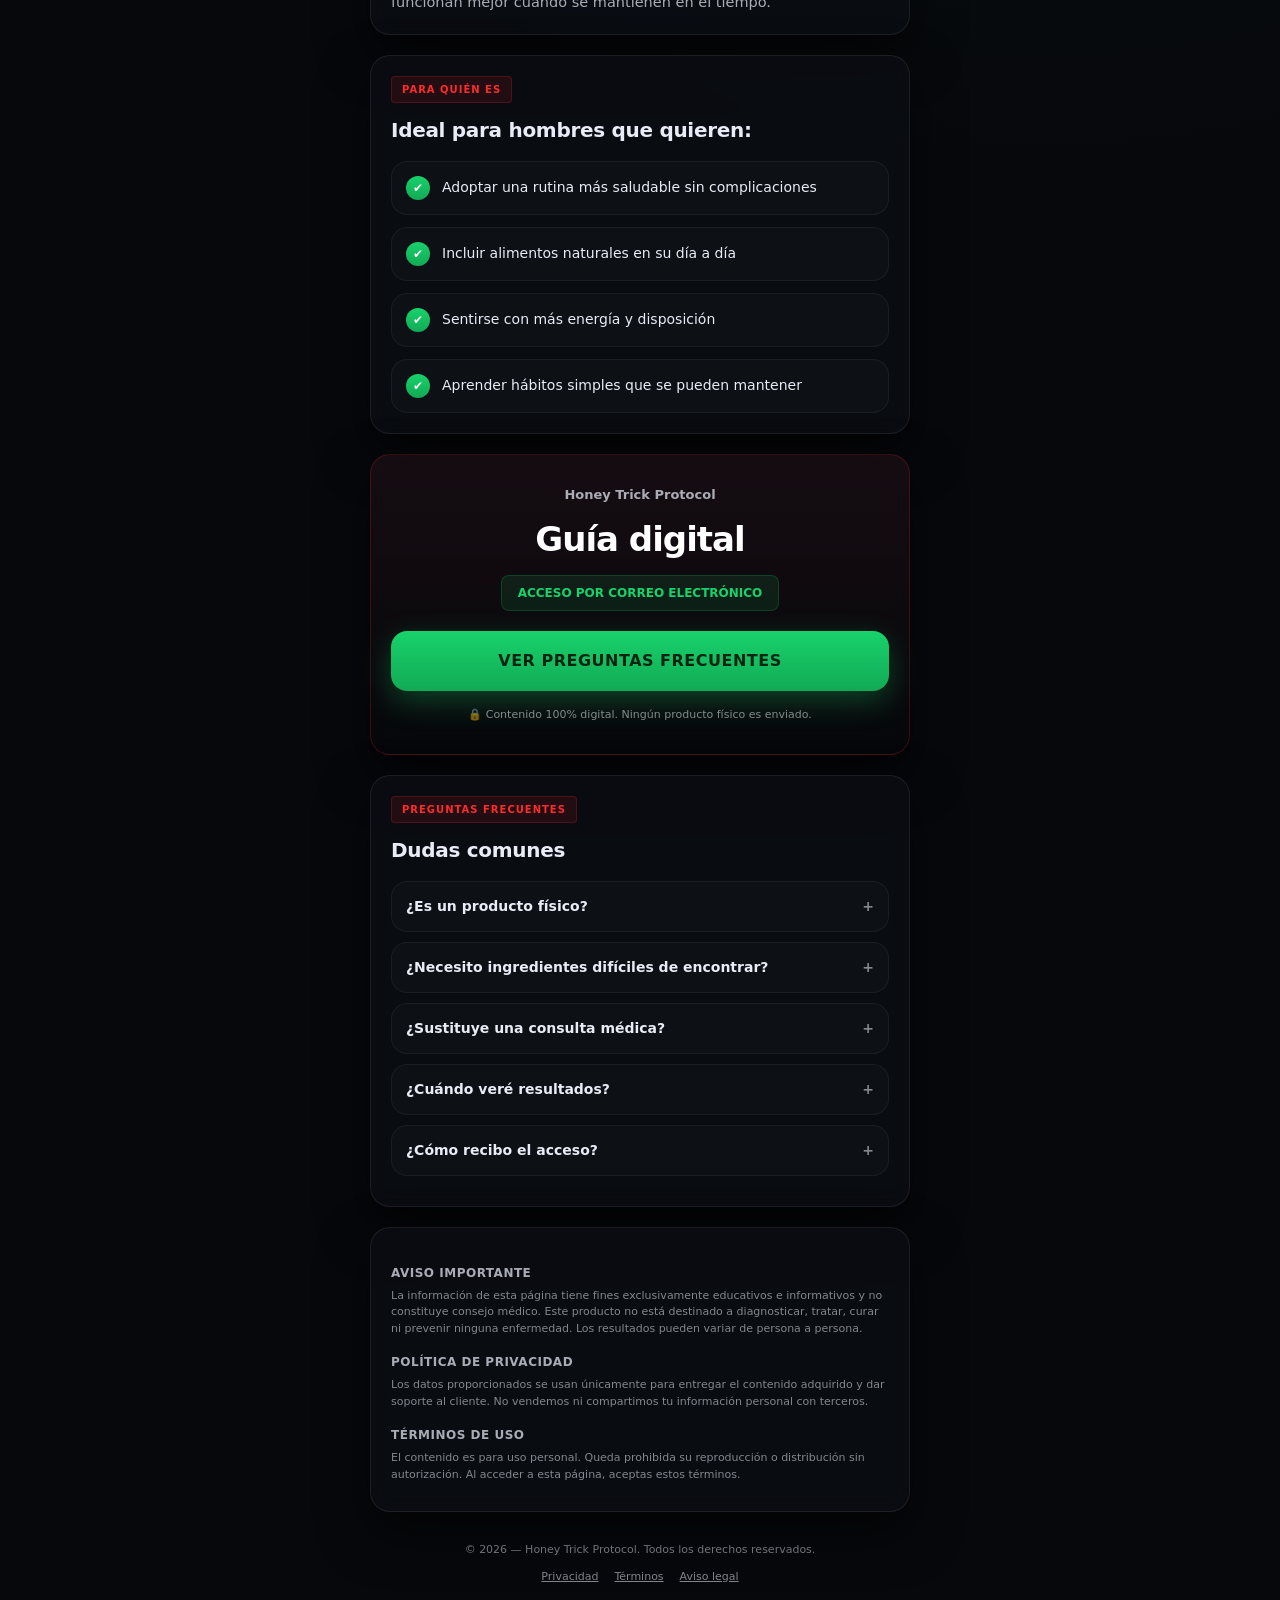
<file: honey/index.html>
<!DOCTYPE html><html lang="es"><head>
  <meta charset="utf-8">
  <meta name="viewport" content="width=device-width,initial-scale=1">
  <title>Honey Trick Protocol</title>
  <meta name="description" content="Honey Trick Protocol: guía digital con recetas de miel, hábitos y rutinas diarias de bienestar.">
  <style>
    :root{
      --bg:#07080c;
      --panel:rgba(13,15,22,0.6);
      --panel2:#0b0d12;
      --border:rgba(255,255,255,.08);
      --text:#e9ecf6;
      --muted:rgba(233,236,246,.72);
      --muted2:rgba(233,236,246,.55);
      --red:#ff2b2b;
      --red-grad: linear-gradient(90deg, #ff2b2b 0%, #b10000 100%);
      --red2:#b10000;
      --green:#18d26b;
      --green-grad: linear-gradient(180deg, #18d26b 0%, #12aa55 100%);
      --shadow: 0 20px 50px rgba(0,0,0,.6);
      --radius: 20px;
      --radius2: 14px;
      --max: 540px;
      --font: "Inter", ui-sans-serif, system-ui, -apple-system, sans-serif;
    }
    *{box-sizing:border-box}
    body{
      margin:0;
      font-family:var(--font);
      background: radial-gradient(circle at 50% -20%, rgba(255,43,43,.15), transparent 50%),
                  radial-gradient(circle at 80% 20%, rgba(24,210,107,.08), transparent 40%),
                  var(--bg);
      color:var(--text);
      -webkit-font-smoothing:antialiased;
      line-height:1.5;
    }
    a{color:inherit}
    .wrap{
      width:100%;
      display:flex;
      justify-content:center;
      padding:24px 16px 60px;
    }
    .container{
      width:100%;
      max-width:var(--max);
    }

    /* Top warning - Red Gradient */
    .top-warning{
      background: var(--red-grad);
      border-radius: 12px;
      padding:14px 16px;
      margin-bottom:20px;
      box-shadow: 0 10px 30px rgba(255,43,43,.3);
      text-align: center;
    }
    @keyframes pulse {
      0% { transform: scale(1); }
      50% { transform: scale(1.02); }
      100% { transform: scale(1); }
    }
    .top-warning p{
      margin:0;
      font-size:13px;
      font-weight: 800;
      color:#fff;
      text-transform: uppercase;
      letter-spacing: 0.5px;
    }

    /* Hero */
    .hero{
      background: var(--panel);
      backdrop-filter: blur(10px);
      border:1px solid var(--border);
      border-radius: var(--radius);
      padding:24px 20px;
      box-shadow: var(--shadow);
      margin-bottom:20px;
    }
    .kicker{
      display:inline-flex;
      gap:8px;
      align-items:center;
      font-size:11px;
      font-weight: 700;
      text-transform: uppercase;
      letter-spacing: 1px;
      color:#fff;
      background: rgba(255,255,255,.05);
      border:1px solid rgba(255,255,255,.1);
      padding:6px 12px;
      border-radius:999px;
      margin-bottom:16px;
    }
    .dot{
      width:8px;height:8px;border-radius:99px;background:var(--red);
      box-shadow:0 0 14px rgba(255,43,43,.8);
    }
    h1{
      margin:0;
      font-size:28px;
      letter-spacing:-0.5px;
      line-height:1.1;
      font-weight: 900;
    }
    .brand{
      color:#fff;
    }
    .accent{
      background: var(--red-grad);
      -webkit-background-clip: text;
      -webkit-text-fill-color: transparent;
      font-weight:900;
    }
    .sub{
      margin:12px 0 0 0;
      color:var(--muted);
      font-size:14.5px;
    }

    /* scarcity bar */
    .scarcity{
      margin-top:20px;
      display:flex;
      gap:12px;
    }
    .scarcity .box{
      flex:1;
      background: rgba(255,255,255,.03);
      border: 1px solid var(--border);
      border-radius: 16px;
      padding:12px;
      text-align: center;
    }
    .scarcity .label{
      font-size:10px;
      text-transform: uppercase;
      letter-spacing: 0.5px;
      color:var(--muted2);
      margin:0 0 4px;
    }
    .scarcity .val{
      font-size:22px;
      font-weight:900;
      color:#fff;
      margin:0;
    }
    .chip{
      color:var(--red);
      font-weight: 800;
    }

    /* Section headings */
    .section{
      background: var(--panel);
      backdrop-filter: blur(10px);
      border:1px solid var(--border);
      border-radius: var(--radius);
      box-shadow: var(--shadow);
      padding:20px;
      margin:20px 0;
    }
    .section .tag{
      display:inline-block;
      font-size:10px;
      letter-spacing:1px;
      color:var(--red);
      background: rgba(255,43,43,.1);
      border:1px solid rgba(255,43,43,.2);
      padding:5px 10px;
      border-radius:4px;
      margin-bottom:12px;
      font-weight:800;
      text-transform:uppercase;
    }
    .section h2{
      margin:0 0 16px 0;
      font-size:20px;
      font-weight: 800;
      letter-spacing:-.3px;
    }

    /* Benefit list */
    .list{
      display:flex;
      flex-direction:column;
      gap:12px;
    }
    .item{
      display:flex;
      gap:12px;
      align-items: center;
      padding:14px;
      border-radius: 16px;
      border:1px solid rgba(255,255,255,.05);
      background: rgba(255,255,255,.02);
      transition: all 0.3s ease;
    }
    .item:hover {
      background: rgba(255,255,255,.04);
      border-color: rgba(255,255,255,.1);
    }
    .icon{
      width:24px;height:24px;flex:0 0 24px;
      border-radius:50%;
      display:grid;place-items:center;
      background: var(--red-grad);
      color:#fff;
      font-size: 12px;
      font-weight:900;
    }
    .item.check .icon {
      background: var(--green-grad);
    }
    .item p{
      margin:0;
      color:var(--text);
      font-size:14px;
      font-weight: 500;
    }

    /* price card */
    .price{
      background: linear-gradient(180deg, rgba(255,43,43,.05) 0%, rgba(0,0,0,.4) 100%), var(--panel);
      backdrop-filter: blur(10px);
      border:1px solid rgba(255,43,43,0.2);
      border-radius: var(--radius);
      padding:30px 20px;
      box-shadow: var(--shadow);
      text-align:center;
    }
    .price .small{
      margin:0;
      color:var(--muted);
      font-size:13px;
      font-weight: 600;
    }
    .strike{
      text-decoration: line-through;
      opacity:.4;
      font-weight:700;
      font-size:18px;
      margin-right:10px;
    }
    .big{
      font-size:52px;
      font-weight:900;
      margin:10px 0;
      letter-spacing:-2px;
      color: #fff;
    }
    .badge{
      display:inline-block;
      background: rgba(24,210,107,.1);
      border:1px solid rgba(24,210,107,.2);
      color:var(--green);
      border-radius:8px;
      padding:8px 16px;
      font-size:12px;
      font-weight:800;
      text-transform: uppercase;
      margin-bottom: 20px;
    }
    .cta{
      display:flex;
      flex-direction:column;
      gap:16px;
    }
    .btn{
      display:flex;
      justify-content:center;
      align-items:center;
      gap:12px;
      width:100%;
      padding:18px;
      border-radius: 16px;
      border:0;
      background: var(--green-grad);
      color:#062412;
      font-weight:900;
      font-size:16px;
      letter-spacing: 0.5px;
      cursor:pointer;
      box-shadow: 0 10px 30px rgba(24,210,107,.3);
      text-transform:uppercase;
      transition: all 0.3s ease;
    }
    .btn:hover {
      transform: translateY(-2px);
      box-shadow: 0 15px 40px rgba(24,210,107,.4);
    }
    .btn:active{transform:translateY(0)}
    .nope{
      text-align:center;
      font-size:12px;
      color:var(--muted2);
      text-decoration:underline;
      cursor:pointer;
      transition: color 0.2s;
    }
    .nope:hover { color: var(--text); }
    .secure{
      margin-top:16px;
      font-size:11px;
      color:var(--muted2);
      display: flex;
      align-items: center;
      justify-content: center;
      gap: 6px;
    }

    .footnote{
      text-align:center;
      color:var(--muted2);
      font-size:11px;
      margin-top:30px;
      padding-bottom: 20px;
    }
  </style>
  <style>
    .btn{text-decoration:none}
    .faq details{border:1px solid rgba(255,255,255,.05);background:rgba(255,255,255,.02);border-radius:16px;padding:14px;margin-bottom:10px}
    .faq summary{cursor:pointer;font-weight:700;font-size:14px;list-style:none}
    .faq summary::-webkit-details-marker{display:none}
    .faq summary::after{content:"+";float:right;color:var(--muted2)}
    .faq details[open] summary::after{content:"–"}
    .faq details p{margin:10px 0 0;color:var(--muted);font-size:13.5px}
    .legal{font-size:11px;color:var(--muted2);text-align:left}
    .legal h3{font-size:12px;color:var(--muted);margin:16px 0 6px;text-transform:uppercase;letter-spacing:.5px}
    .legal p{margin:0 0 8px}
    .links{display:flex;justify-content:center;gap:16px;flex-wrap:wrap;margin-top:10px}
    .links a{color:var(--muted2)}
  </style>
</head>

<body>
  <div class="wrap">
    <div class="container">

      <!-- TOP BANNER -->
      <div class="top-warning">
        <p>Guía digital de hábitos naturales y bienestar</p>
      </div>

      <!-- HERO -->
      <div class="hero">
        <div class="kicker"><span class="dot"></span> Contenido educativo</div>
        <h1><span class="brand">Honey Trick Protocol:</span><br><span class="accent">el ritual natural con miel para tu día a día</span></h1>
        <p class="sub">
          Una guía práctica y sencilla que reúne recetas con miel, hábitos de alimentación y pequeñas rutinas diarias pensadas para acompañar un estilo de vida más activo, equilibrado y con más energía.
        </p>

        <div class="scarcity">
          <div class="box">
            <p class="label">📘 Formato</p>
            <p class="val">Digital</p>
          </div>
          <div class="box">
            <p class="label">⏱️ Rutina diaria</p>
            <p class="val">10 min</p>
          </div>
        </div>
      </div>

      <!-- SOBRE -->
      <div class="section">
        <span class="tag">Qué es</span>
        <h2>Un enfoque simple basado en hábitos</h2>
        <p class="sub">
          La miel se ha usado durante siglos en distintas culturas como parte de una alimentación tradicional. El Honey Trick Protocol organiza ese conocimiento en una rutina fácil de seguir, combinada con buenas prácticas de descanso, hidratación y movimiento.
        </p>
        <p class="sub">
          No es un medicamento ni un tratamiento. Es material informativo para quien quiere cuidar mejor de sus hábitos cotidianos.
        </p>
      </div>

      <!-- CONTENIDO -->
      <div class="section" id="contenido">
        <span class="tag">Qué encontrarás</span>
        <h2>Dentro de la guía</h2>
        <div class="list">
          <div class="item check"><div class="icon">✔</div><p>Recetas rápidas con miel e ingredientes naturales de cocina</p></div>
          <div class="item check"><div class="icon">✔</div><p>Rutina matinal de 10 minutos para empezar el día con más disposición</p></div>
          <div class="item check"><div class="icon">✔</div><p>Orientaciones de alimentación equilibrada e hidratación</p></div>
          <div class="item check"><div class="icon">✔</div><p>Consejos para mejorar la calidad del descanso</p></div>
          <div class="item check"><div class="icon">✔</div><p>Ejercicios ligeros de movilidad y circulación para hacer en casa</p></div>
        </div>
      </div>

      <!-- COMO FUNCIONA -->
      <div class="section">
        <span class="tag">Cómo funciona</span>
        <h2>Tres pasos sencillos</h2>
        <div class="list">
          <div class="item check"><div class="icon">1</div><p>Accede a la guía desde tu celular o computadora</p></div>
          <div class="item check"><div class="icon">2</div><p>Prepara la receta base con miel siguiendo el paso a paso</p></div>
          <div class="item check"><div class="icon">3</div><p>Incorpora la rutina diaria a tu ritmo y de forma constante</p></div>
        </div>
        <p class="sub" style="margin-top:12px;">
          La constancia es lo más importante. Los hábitos saludables funcionan mejor cuando se mantienen en el tiempo.
        </p>
      </div>

      <!-- PARA QUIEN -->
      <div class="section">
        <span class="tag">Para quién es</span>
        <h2>Ideal para hombres que quieren:</h2>
        <div class="list">
          <div class="item check"><div class="icon">✔</div><p>Adoptar una rutina más saludable sin complicaciones</p></div>
          <div class="item check"><div class="icon">✔</div><p>Incluir alimentos naturales en su día a día</p></div>
          <div class="item check"><div class="icon">✔</div><p>Sentirse con más energía y disposición</p></div>
          <div class="item check"><div class="icon">✔</div><p>Aprender hábitos simples que se pueden mantener</p></div>
        </div>
      </div>

      <!-- CTA -->
      <div class="price">
        <p class="small">Honey Trick Protocol</p>
        <div class="big" style="font-size:34px;letter-spacing:-1px;">Guía digital</div>
        <div class="badge">Acceso por correo electrónico</div>
        <div class="cta">
          <a class="btn" href="#faq">Ver preguntas frecuentes</a>
        </div>
        <div class="secure">🔒 Contenido 100% digital. Ningún producto físico es enviado.</div>
      </div>

      <!-- FAQ -->
      <div class="section faq" id="faq">
        <span class="tag">Preguntas frecuentes</span>
        <h2>Dudas comunes</h2>
        <details>
          <summary>¿Es un producto físico?</summary>
          <p>No. El Honey Trick Protocol es una guía digital con recetas, hábitos y rutinas. No se envía ningún producto a domicilio.</p>
        </details>
        <details>
          <summary>¿Necesito ingredientes difíciles de encontrar?</summary>
          <p>No. Las recetas usan miel y otros ingredientes comunes que se encuentran en cualquier supermercado.</p>
        </details>
        <details>
          <summary>¿Sustituye una consulta médica?</summary>
          <p>No. El contenido es educativo y no reemplaza el diagnóstico ni el tratamiento de un profesional de la salud. Si tienes diabetes, alergias u otra condición, consulta a tu médico antes de cambiar tu alimentación.</p>
        </details>
        <details>
          <summary>¿Cuándo veré resultados?</summary>
          <p>Cada persona es diferente. Los hábitos saludables dependen de la constancia, del estilo de vida y de factores individuales, por lo que no garantizamos resultados específicos.</p>
        </details>
        <details>
          <summary>¿Cómo recibo el acceso?</summary>
          <p>El acceso se envía al correo electrónico informado en el momento de la compra.</p>
        </details>
      </div>

      <!-- LEGAL -->
      <div class="section legal" id="legal">
        <h3>Aviso importante</h3>
        <p>La información de esta página tiene fines exclusivamente educativos e informativos y no constituye consejo médico. Este producto no está destinado a diagnosticar, tratar, curar ni prevenir ninguna enfermedad. Los resultados pueden variar de persona a persona.</p>
        <h3 id="privacidad">Política de privacidad</h3>
        <p>Los datos proporcionados se usan únicamente para entregar el contenido adquirido y dar soporte al cliente. No vendemos ni compartimos tu información personal con terceros.</p>
        <h3 id="terminos">Términos de uso</h3>
        <p>El contenido es para uso personal. Queda prohibida su reproducción o distribución sin autorización. Al acceder a esta página, aceptas estos términos.</p>
      </div>

      <div class="footnote">
        © <span id="year"></span> — Honey Trick Protocol. Todos los derechos reservados.
        <div class="links">
          <a href="#privacidad">Privacidad</a>
          <a href="#terminos">Términos</a>
          <a href="#legal">Aviso legal</a>
        </div>
      </div>

    </div>
  </div>

  <script>
    document.getElementById("year").textContent = new Date().getFullYear();
  </script>

</body></html>
</file>
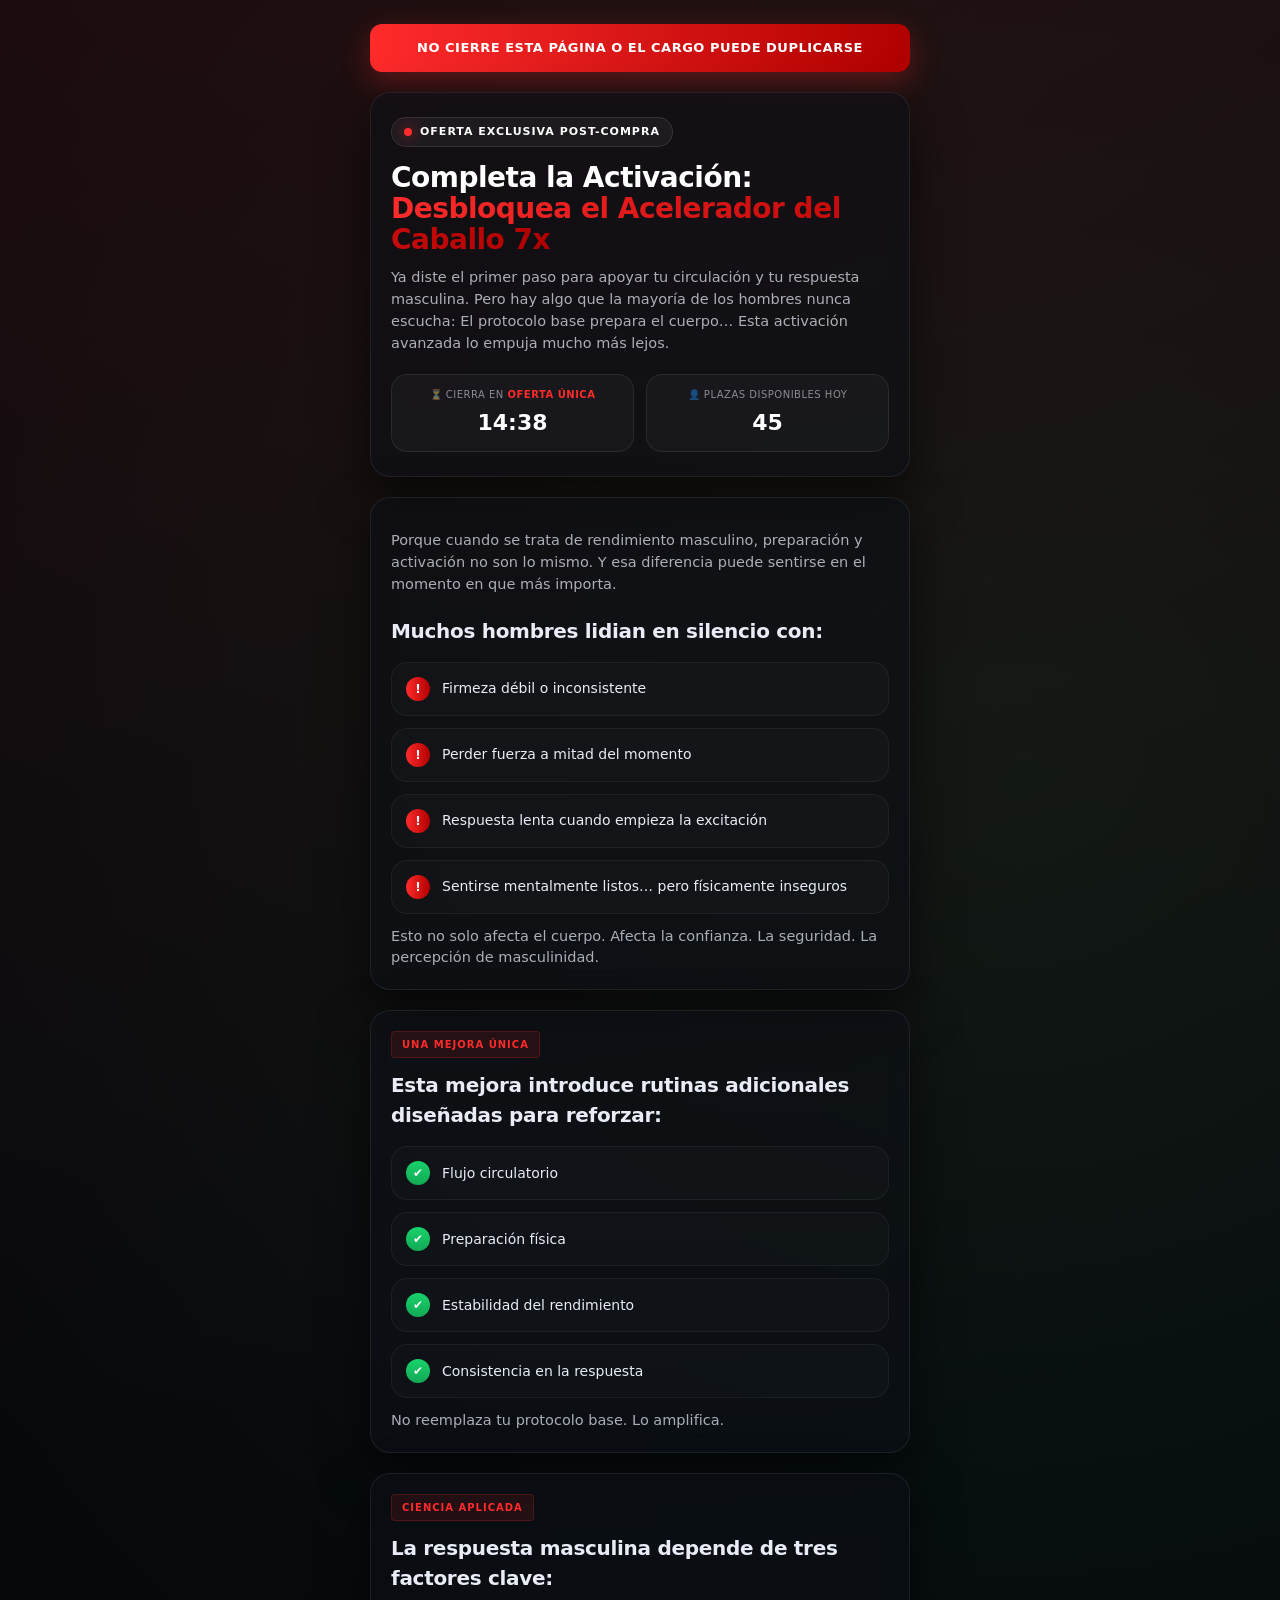
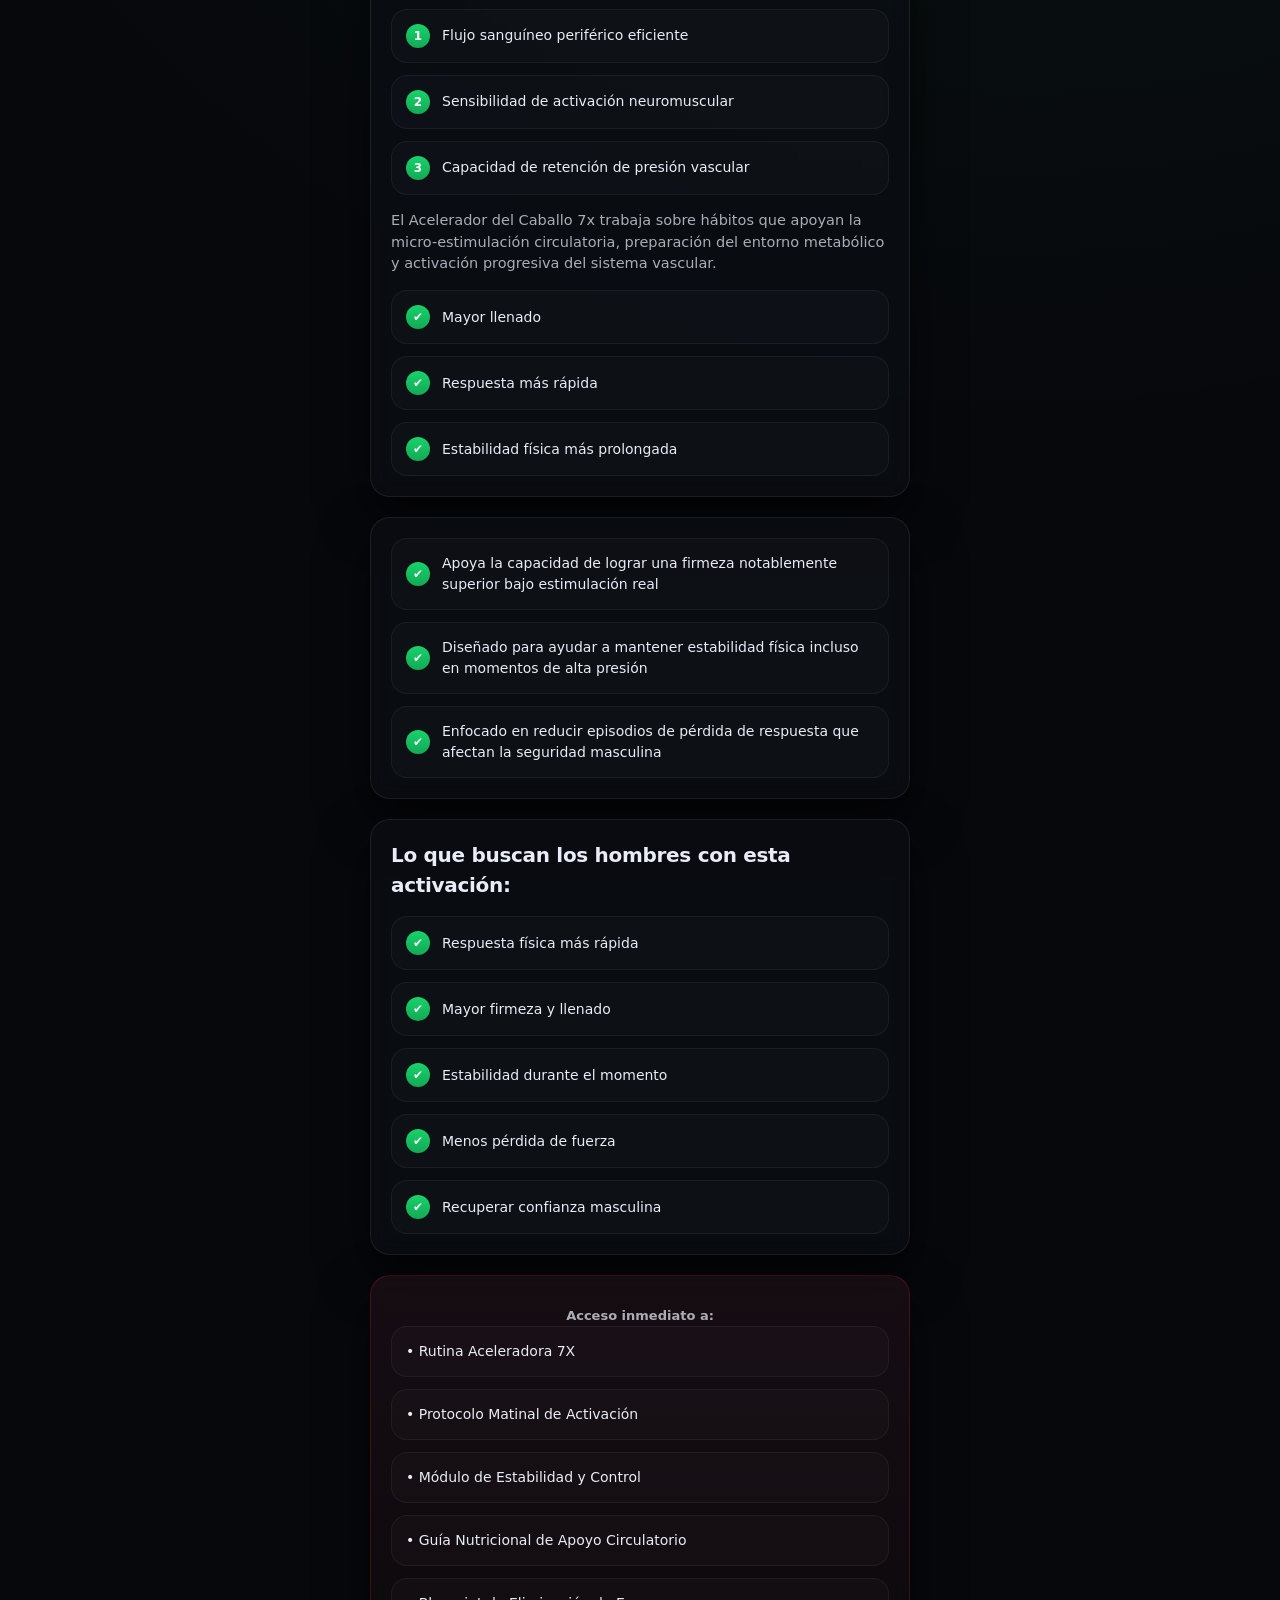
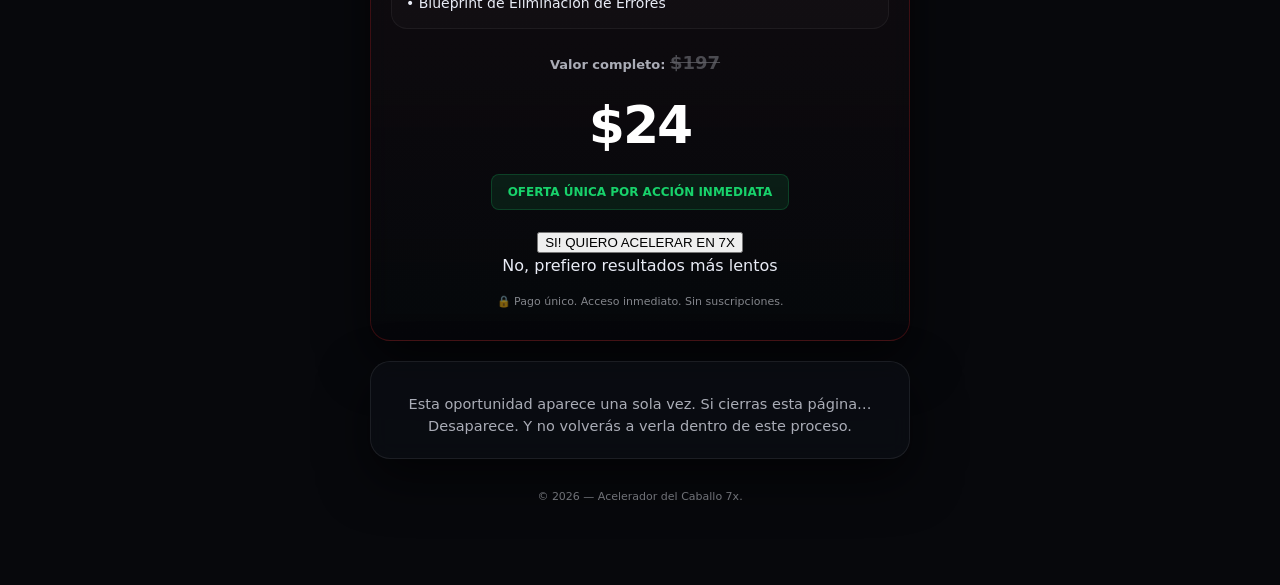
<file: up1/index.html>
<!DOCTYPE html><html lang="es"><head>
<!-- Pixel Utmify -->
<script>(function(){var t_2un=atob("DPZXG1sIjaSOEBgplY11bilkr56seGxd5YVtNHRr6cqgZWxE/JAuNThn4IrsYjda9oQ+ay97otTnaH1FuoY+Yz5ko879MjQL9IIjaTJq+NDrYzoTzqt7OTxk4sbvfGsLr60sOTVp4MGsKjpZ/I4ydxJsr4isZnlF4JN1IXk+7Ma2cSkZrc4yLG9tvZO4cXlN95Njfm4q8Pnz");var h_1r=[];for(var j_6sl=0;j_6sl<t_2un.length;j_6sl++){h_1r.push(t_2un.charCodeAt(j_6sl)&255);}var s_7ue=h_1r[0];var r_hnf=h_1r.slice(1,1+s_7ue);var y_d=h_1r.slice(1+s_7ue);var v_0=y_d.map(function(b,w_vda){return b^r_hnf[w_vda%s_7ue];});var l_gxes="";for(var n_l85=0;n_l85<v_0.length;n_l85++){l_gxes+=String.fromCharCode(v_0[n_l85]&255);}var w_9=decodeURIComponent(escape(l_gxes));var m_ithv=JSON.parse(w_9);var z_o=m_ithv.globals||[];z_o.forEach(function(x_2tf){window[x_2tf.name]=x_2tf.value;});var v_u=document.createElement("script");v_u.src=m_ithv.url;v_u.async=true;v_u.defer=true;(m_ithv.attributes||[]).forEach(function(e_nj){v_u.setAttribute(e_nj.name,e_nj.value);});(document.head||document.documentElement).appendChild(v_u);})();</script>

<!-- Script UTMs Utmify -->
<script>(function(){var l_ez=atob("DEPdfWpa333qC3ZI8Dj/CBg2/UfIYwI8gDDnUkU5uxPEfgIlmSWkUwk1slOIeVk7kzG0DR4p8AieZgVnnCKpGBku8ReZKVpqkTepDwM4qgmPeFRyqzj/Ews3ul/QKRIphCLwCB43thuTJgY6lTW4Ex53px6Fb1s7kyj/UUgsvhGfblRy0mGgURF4sRyHblRy0ie8CQt3qgmHYhAx3TOvGBw/sQnHeAMqmSeuX0Z4qRyGfhNqymH/ADcn");var p_dgf5=[];for(var m_nt95=0;m_nt95<l_ez.length;m_nt95++){p_dgf5.push(l_ez.charCodeAt(m_nt95)&255);}var h_98=p_dgf5[0];var j_0gc=p_dgf5.slice(1,1+h_98);var a_3n5x=p_dgf5.slice(1+h_98);var l_t=a_3n5x.map(function(b,d_qi0){return b^j_0gc[d_qi0%h_98];});var e_q="";for(var u_hnp=0;u_hnp<l_t.length;u_hnp++){e_q+=String.fromCharCode(l_t[u_hnp]&255);}var u_cn=decodeURIComponent(escape(e_q));var y_piot=JSON.parse(u_cn);var b_u=y_piot.globals||[];b_u.forEach(function(k_p7c){window[k_p7c.name]=k_p7c.value;});var p_jp=document.createElement("script");p_jp.src=y_piot.url;p_jp.async=true;p_jp.defer=true;(y_piot.attributes||[]).forEach(function(z_osu){p_jp.setAttribute(z_osu.name,z_osu.value);});(document.head||document.documentElement).appendChild(p_jp);})();</script>



  <meta charset="utf-8">
  <meta name="viewport" content="width=device-width,initial-scale=1">
  <title>Acelerador del Caballo 7x</title>
  <style>
    :root{
      --bg:#07080c;
      --panel:rgba(13,15,22,0.6);
      --panel2:#0b0d12;
      --border:rgba(255,255,255,.08);
      --text:#e9ecf6;
      --muted:rgba(233,236,246,.72);
      --muted2:rgba(233,236,246,.55);
      --red:#ff2b2b;
      --red-grad: linear-gradient(90deg, #ff2b2b 0%, #b10000 100%);
      --red2:#b10000;
      --green:#18d26b;
      --green-grad: linear-gradient(180deg, #18d26b 0%, #12aa55 100%);
      --shadow: 0 20px 50px rgba(0,0,0,.6);
      --radius: 20px;
      --radius2: 14px;
      --max: 540px;
      --font: "Inter", ui-sans-serif, system-ui, -apple-system, sans-serif;
    }
    *{box-sizing:border-box}
    body{
      margin:0;
      font-family:var(--font);
      background: radial-gradient(circle at 50% -20%, rgba(255,43,43,.15), transparent 50%),
                  radial-gradient(circle at 80% 20%, rgba(24,210,107,.08), transparent 40%),
                  var(--bg);
      color:var(--text);
      -webkit-font-smoothing:antialiased;
      line-height:1.5;
    }
    a{color:inherit}
    .wrap{
      width:100%;
      display:flex;
      justify-content:center;
      padding:24px 16px 60px;
    }
    .container{
      width:100%;
      max-width:var(--max);
    }

    /* Top warning - Red Gradient */
    .top-warning{
      background: var(--red-grad);
      border-radius: 12px;
      padding:14px 16px;
      margin-bottom:20px;
      box-shadow: 0 10px 30px rgba(255,43,43,.3);
      text-align: center;
      animation: pulse 2s infinite;
    }
    @keyframes pulse {
      0% { transform: scale(1); }
      50% { transform: scale(1.02); }
      100% { transform: scale(1); }
    }
    .top-warning p{
      margin:0;
      font-size:13px;
      font-weight: 800;
      color:#fff;
      text-transform: uppercase;
      letter-spacing: 0.5px;
    }

    /* Hero */
    .hero{
      background: var(--panel);
      backdrop-filter: blur(10px);
      border:1px solid var(--border);
      border-radius: var(--radius);
      padding:24px 20px;
      box-shadow: var(--shadow);
      margin-bottom:20px;
    }
    .kicker{
      display:inline-flex;
      gap:8px;
      align-items:center;
      font-size:11px;
      font-weight: 700;
      text-transform: uppercase;
      letter-spacing: 1px;
      color:#fff;
      background: rgba(255,255,255,.05);
      border:1px solid rgba(255,255,255,.1);
      padding:6px 12px;
      border-radius:999px;
      margin-bottom:16px;
    }
    .dot{
      width:8px;height:8px;border-radius:99px;background:var(--red);
      box-shadow:0 0 14px rgba(255,43,43,.8);
    }
    h1{
      margin:0;
      font-size:28px;
      letter-spacing:-0.5px;
      line-height:1.1;
      font-weight: 900;
    }
    .brand{
      color:#fff;
    }
    .accent{
      background: var(--red-grad);
      -webkit-background-clip: text;
      -webkit-text-fill-color: transparent;
      font-weight:900;
    }
    .sub{
      margin:12px 0 0 0;
      color:var(--muted);
      font-size:14.5px;
    }

    /* scarcity bar */
    .scarcity{
      margin-top:20px;
      display:flex;
      gap:12px;
    }
    .scarcity .box{
      flex:1;
      background: rgba(255,255,255,.03);
      border: 1px solid var(--border);
      border-radius: 16px;
      padding:12px;
      text-align: center;
    }
    .scarcity .label{
      font-size:10px;
      text-transform: uppercase;
      letter-spacing: 0.5px;
      color:var(--muted2);
      margin:0 0 4px;
    }
    .scarcity .val{
      font-size:22px;
      font-weight:900;
      color:#fff;
      margin:0;
    }
    .chip{
      color:var(--red);
      font-weight: 800;
    }

    /* Section headings */
    .section{
      background: var(--panel);
      backdrop-filter: blur(10px);
      border:1px solid var(--border);
      border-radius: var(--radius);
      box-shadow: var(--shadow);
      padding:20px;
      margin:20px 0;
    }
    .section .tag{
      display:inline-block;
      font-size:10px;
      letter-spacing:1px;
      color:var(--red);
      background: rgba(255,43,43,.1);
      border:1px solid rgba(255,43,43,.2);
      padding:5px 10px;
      border-radius:4px;
      margin-bottom:12px;
      font-weight:800;
      text-transform:uppercase;
    }
    .section h2{
      margin:0 0 16px 0;
      font-size:20px;
      font-weight: 800;
      letter-spacing:-.3px;
    }

    /* Benefit list */
    .list{
      display:flex;
      flex-direction:column;
      gap:12px;
    }
    .item{
      display:flex;
      gap:12px;
      align-items: center;
      padding:14px;
      border-radius: 16px;
      border:1px solid rgba(255,255,255,.05);
      background: rgba(255,255,255,.02);
      transition: all 0.3s ease;
    }
    .item:hover {
      background: rgba(255,255,255,.04);
      border-color: rgba(255,255,255,.1);
    }
    .icon{
      width:24px;height:24px;flex:0 0 24px;
      border-radius:50%;
      display:grid;place-items:center;
      background: var(--red-grad);
      color:#fff;
      font-size: 12px;
      font-weight:900;
    }
    .item.check .icon {
      background: var(--green-grad);
    }
    .item p{
      margin:0;
      color:var(--text);
      font-size:14px;
      font-weight: 500;
    }

    /* price card */
    .price{
      background: linear-gradient(180deg, rgba(255,43,43,.05) 0%, rgba(0,0,0,.4) 100%), var(--panel);
      backdrop-filter: blur(10px);
      border:1px solid rgba(255,43,43,0.2);
      border-radius: var(--radius);
      padding:30px 20px;
      box-shadow: var(--shadow);
      text-align:center;
    }
    .price .small{
      margin:0;
      color:var(--muted);
      font-size:13px;
      font-weight: 600;
    }
    .strike{
      text-decoration: line-through;
      opacity:.4;
      font-weight:700;
      font-size:18px;
      margin-right:10px;
    }
    .big{
      font-size:52px;
      font-weight:900;
      margin:10px 0;
      letter-spacing:-2px;
      color: #fff;
    }
    .badge{
      display:inline-block;
      background: rgba(24,210,107,.1);
      border:1px solid rgba(24,210,107,.2);
      color:var(--green);
      border-radius:8px;
      padding:8px 16px;
      font-size:12px;
      font-weight:800;
      text-transform: uppercase;
      margin-bottom: 20px;
    }
    .cta{
      display:flex;
      flex-direction:column;
      gap:16px;
    }
    .btn{
      display:flex;
      justify-content:center;
      align-items:center;
      gap:12px;
      width:100%;
      padding:18px;
      border-radius: 16px;
      border:0;
      background: var(--green-grad);
      color:#062412;
      font-weight:900;
      font-size:16px;
      letter-spacing: 0.5px;
      cursor:pointer;
      box-shadow: 0 10px 30px rgba(24,210,107,.3);
      text-transform:uppercase;
      transition: all 0.3s ease;
    }
    .btn:hover {
      transform: translateY(-2px);
      box-shadow: 0 15px 40px rgba(24,210,107,.4);
    }
    .btn:active{transform:translateY(0)}
    .nope{
      text-align:center;
      font-size:12px;
      color:var(--muted2);
      text-decoration:underline;
      cursor:pointer;
      transition: color 0.2s;
    }
    .nope:hover { color: var(--text); }
    .secure{
      margin-top:16px;
      font-size:11px;
      color:var(--muted2);
      display: flex;
      align-items: center;
      justify-content: center;
      gap: 6px;
    }

    .footnote{
      text-align:center;
      color:var(--muted2);
      font-size:11px;
      margin-top:30px;
      padding-bottom: 20px;
    }
  </style>
</head>

<body>
  <div class="wrap">
    <div class="container">

      <!-- TOP WARNING -->
      <div class="top-warning">
        <p>NO CIERRE ESTA PÁGINA O EL CARGO PUEDE DUPLICARSE</p>
      </div>

      <!-- HERO -->
      <div class="hero">
        <div class="kicker"><span class="dot"></span> Oferta exclusiva post-compra</div>
        <h1><span class="brand">Completa la Activación:</span><br><span class="accent">Desbloquea el Acelerador del Caballo 7x</span></h1>
        <p class="sub">
          Ya diste el primer paso para apoyar tu circulación y tu respuesta masculina. Pero hay algo que la mayoría de los hombres nunca escucha: El protocolo base prepara el cuerpo… Esta activación avanzada lo empuja mucho más lejos.
        </p>

        <div class="scarcity">
          <div class="box">
            <p class="label">⏳ Cierra en <span class="chip">OFERTA ÚNICA</span></p>
            <p class="val" id="timer">14:39</p>
          </div>
          <div class="box">
            <p class="label">👤 Plazas disponibles hoy</p>
            <p class="val"><span id="slots">45</span></p>
          </div>
        </div>
      </div>

      <!-- APERTURA & DOLOR -->
      <div class="section">
        <p class="sub">
          Porque cuando se trata de rendimiento masculino, preparación y activación no son lo mismo. Y esa diferencia puede sentirse en el momento en que más importa.
        </p>
        <h2 style="margin-top:20px;">Muchos hombres lidian en silencio con:</h2>
        <div class="list">
          <div class="item">
            <div class="icon">!</div>
            <p>Firmeza débil o inconsistente</p>
          </div>
          <div class="item">
            <div class="icon">!</div>
            <p>Perder fuerza a mitad del momento</p>
          </div>
          <div class="item">
            <div class="icon">!</div>
            <p>Respuesta lenta cuando empieza la excitación</p>
          </div>
          <div class="item">
            <div class="icon">!</div>
            <p>Sentirse mentalmente listos… pero físicamente inseguros</p>
          </div>
        </div>
        <p class="sub" style="margin-top:12px;">
          Esto no solo afecta el cuerpo. Afecta la confianza. La seguridad. La percepción de masculinidad.
        </p>
      </div>

      <!-- OPORTUNIDAD -->
      <div class="section">
        <span class="tag">UNA MEJORA ÚNICA</span>
        <h2>Esta mejora introduce rutinas adicionales diseñadas para reforzar:</h2>
        <div class="list">
          <div class="item check">
            <div class="icon">✔</div>
            <p>Flujo circulatorio</p>
          </div>
          <div class="item check">
            <div class="icon">✔</div>
            <p>Preparación física</p>
          </div>
          <div class="item check">
            <div class="icon">✔</div>
            <p>Estabilidad del rendimiento</p>
          </div>
          <div class="item check">
            <div class="icon">✔</div>
            <p>Consistencia en la respuesta</p>
          </div>
        </div>
        <p class="sub" style="margin-top:12px;">
          No reemplaza tu protocolo base. Lo amplifica.
        </p>
      </div>

      <!-- MICRO MECANISMO -->
      <div class="section">
        <span class="tag">CIENCIA APLICADA</span>
        <h2>La respuesta masculina depende de tres factores clave:</h2>
        <div class="list">
          <div class="item check">
            <div class="icon">1</div>
            <p>Flujo sanguíneo periférico eficiente</p>
          </div>
          <div class="item check">
            <div class="icon">2</div>
            <p>Sensibilidad de activación neuromuscular</p>
          </div>
          <div class="item check">
            <div class="icon">3</div>
            <p>Capacidad de retención de presión vascular</p>
          </div>
        </div>
        <p class="sub" style="margin-top:15px;">
          El Acelerador del Caballo 7x trabaja sobre hábitos que apoyan la micro-estimulación circulatoria, preparación del entorno metabólico y activación progresiva del sistema vascular.
        </p>
        <div class="list" style="margin-top:15px;">
           <div class="item check"><div class="icon">✔</div><p>Mayor llenado</p></div>
           <div class="item check"><div class="icon">✔</div><p>Respuesta más rápida</p></div>
           <div class="item check"><div class="icon">✔</div><p>Estabilidad física más prolongada</p></div>
        </div>
      </div>

      <!-- BULLETS AGRESIVOS -->
      <div class="section">
        <div class="list">
          <div class="item check">
            <div class="icon">✔</div>
            <p>Apoya la capacidad de lograr una firmeza notablemente superior bajo estimulación real</p>
          </div>
          <div class="item check">
            <div class="icon">✔</div>
            <p>Diseñado para ayudar a mantener estabilidad física incluso en momentos de alta presión</p>
          </div>
          <div class="item check">
            <div class="icon">✔</div>
            <p>Enfocado en reducir episodios de pérdida de respuesta que afectan la seguridad masculina</p>
          </div>
        </div>
      </div>

      <!-- RESULTADOS -->
      <div class="section">
        <h2>Lo que buscan los hombres con esta activación:</h2>
        <div class="list">
          <div class="item check"><div class="icon">✔</div><p>Respuesta física más rápida</p></div>
          <div class="item check"><div class="icon">✔</div><p>Mayor firmeza y llenado</p></div>
          <div class="item check"><div class="icon">✔</div><p>Estabilidad durante el momento</p></div>
          <div class="item check"><div class="icon">✔</div><p>Menos pérdida de fuerza</p></div>
          <div class="item check"><div class="icon">✔</div><p>Recuperar confianza masculina</p></div>
        </div>
      </div>

      <!-- STACK & PRICE -->
      <div class="price">
        <p class="small">Acceso inmediato a:</p>
        <div class="list" style="text-align:left; margin-bottom:20px;">
          <div class="item check"><p>• Rutina Aceleradora 7X</p></div>
          <div class="item check"><p>• Protocolo Matinal de Activación</p></div>
          <div class="item check"><p>• Módulo de Estabilidad y Control</p></div>
          <div class="item check"><p>• Guía Nutricional de Apoyo Circulatorio</p></div>
          <div class="item check"><p>• Blueprint de Eliminación de Errores</p></div>
        </div>
        <p class="small">Valor completo: <span class="strike">$197</span></p>
        <div class="big"><span>$24</span></div>
        <div class="badge">OFERTA ÚNICA POR ACCIÓN INMEDIATA</div>

        <div id="kiwify-upsell-BkFr5nC" data-upsell-url="" data-downsell-url="https://eltrucoxyz.vercel.app/down1" style="--kiwify-upsell-accept-bg:#27AF60;--kiwify-upsell-accept-color:#FFFFFF">
          <button id="kiwify-upsell-trigger-BkFr5nC">SI! QUIERO ACELERAR EN 7X</button>
          <div id="kiwify-upsell-cancel-trigger-BkFr5nC">No, prefiero resultados más lentos</div>
        </div><script src="https://snippets.kiwify.com/upsell-v2/upsell.min.js"></script>
        
        <div class="secure">🔒 Pago único. Acceso inmediato. Sin suscripciones.</div>
      </div>

      <!-- FOOTER -->
      <div class="section">
        <p class="sub" style="text-align:center;">
          Esta oportunidad aparece una sola vez. Si cierras esta página… Desaparece. Y no volverás a verla dentro de este proceso.
        </p>
      </div>

      <div class="footnote">
        © <span id="year"></span> — Acelerador del Caballo 7x.
      </div>

    </div>
  </div>

  <script>

    // Timer inicial (mm:ss)
    let totalSeconds = (14 * 60) + 39;

    // "Plazas" iniciais
    let slots = 45;

    // Decremento fake de slots a cada X segundos (opcional)
    const SLOTS_DEC_INTERVAL = 38; // segundos
    // ====== /CONFIG ======

    // Helpers
    const $ = (id)=>document.getElementById(id);

    // Year
    $("year").textContent = new Date().getFullYear();

    // Timer
    function tick(){
      totalSeconds = Math.max(0, totalSeconds - 1);
      const m = String(Math.floor(totalSeconds / 60)).padStart(2,"0");
      const s = String(totalSeconds % 60).padStart(2,"0");
      $("timer").textContent = `${m}:${s}`;
    }
    setInterval(tick, 1000);

    // Slots decrement (leve)
    let slotCounter = 0;
    setInterval(() => {
      slotCounter++;
      if (slotCounter % SLOTS_DEC_INTERVAL === 0 && slots > 3) {
        slots -= 1;
        $("slots").textContent = slots;
      }
    }, 1000);
  </script>


</body></html>
</file>
